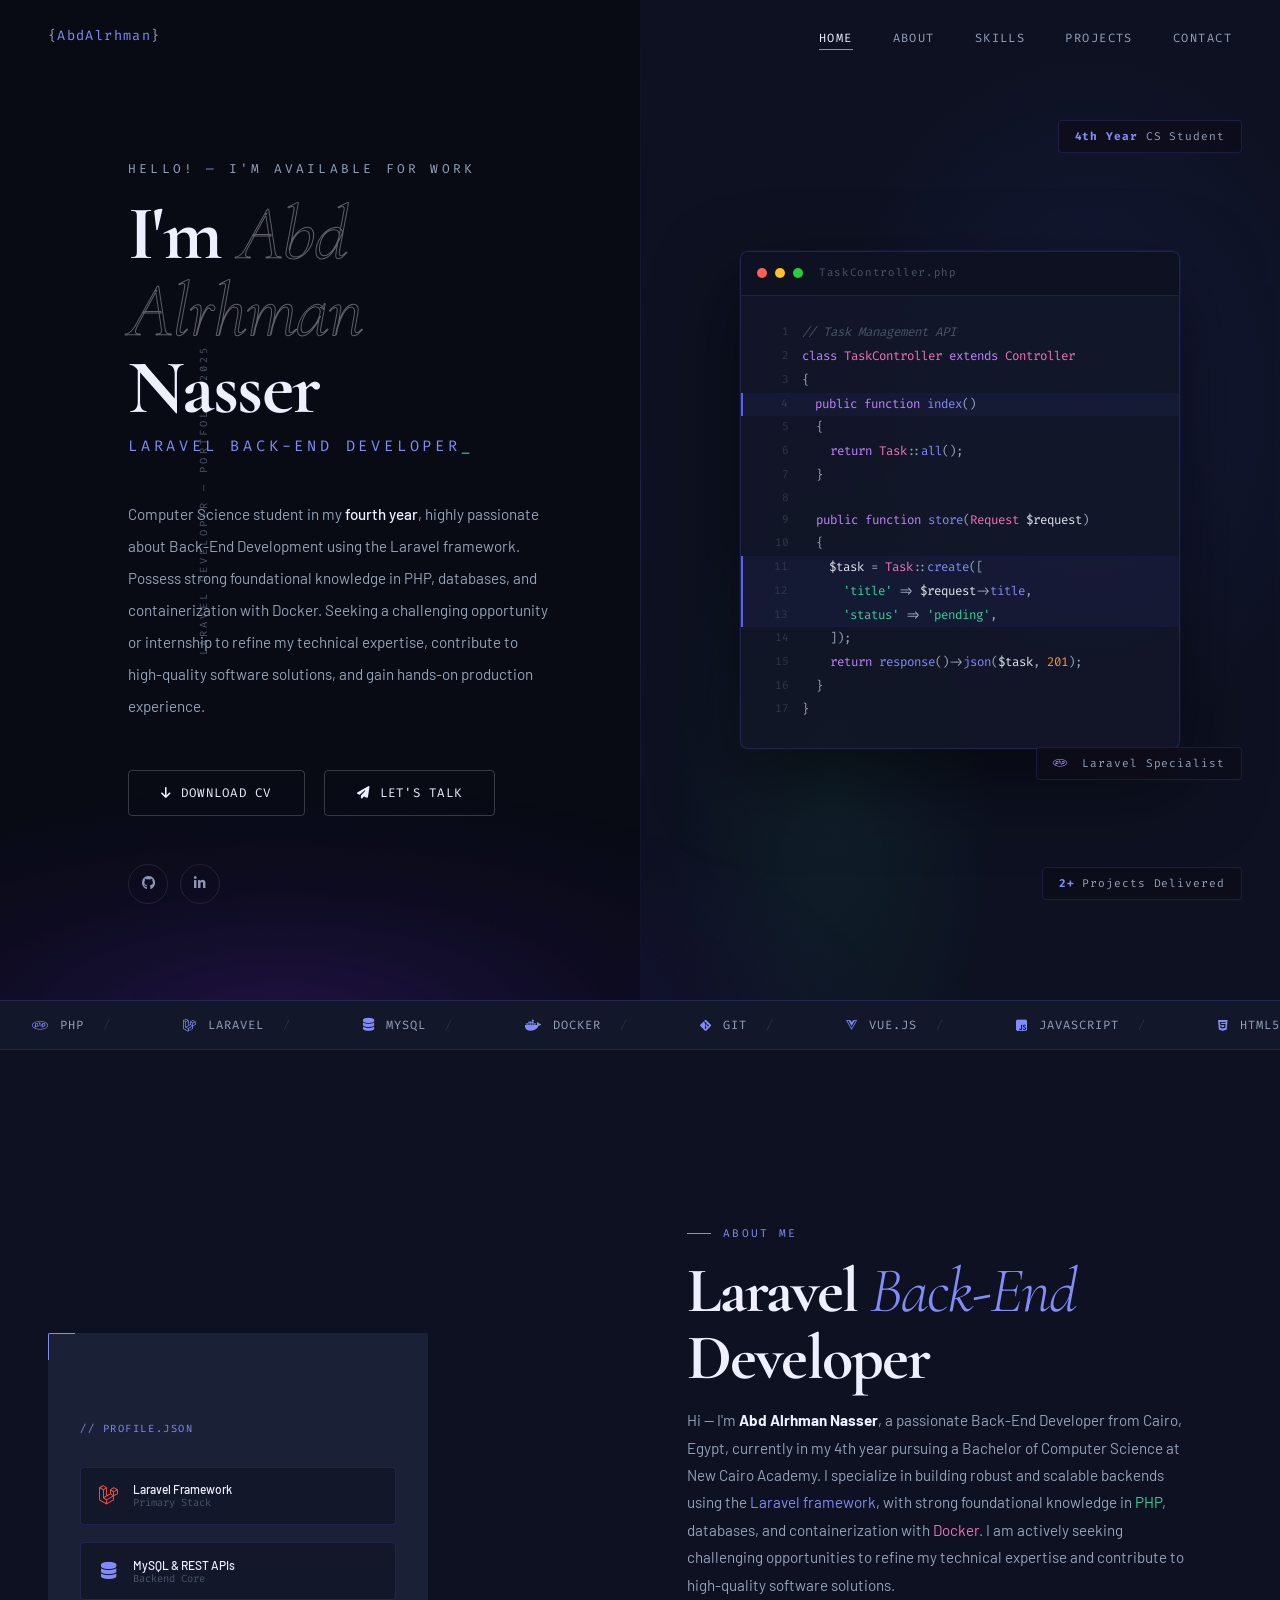
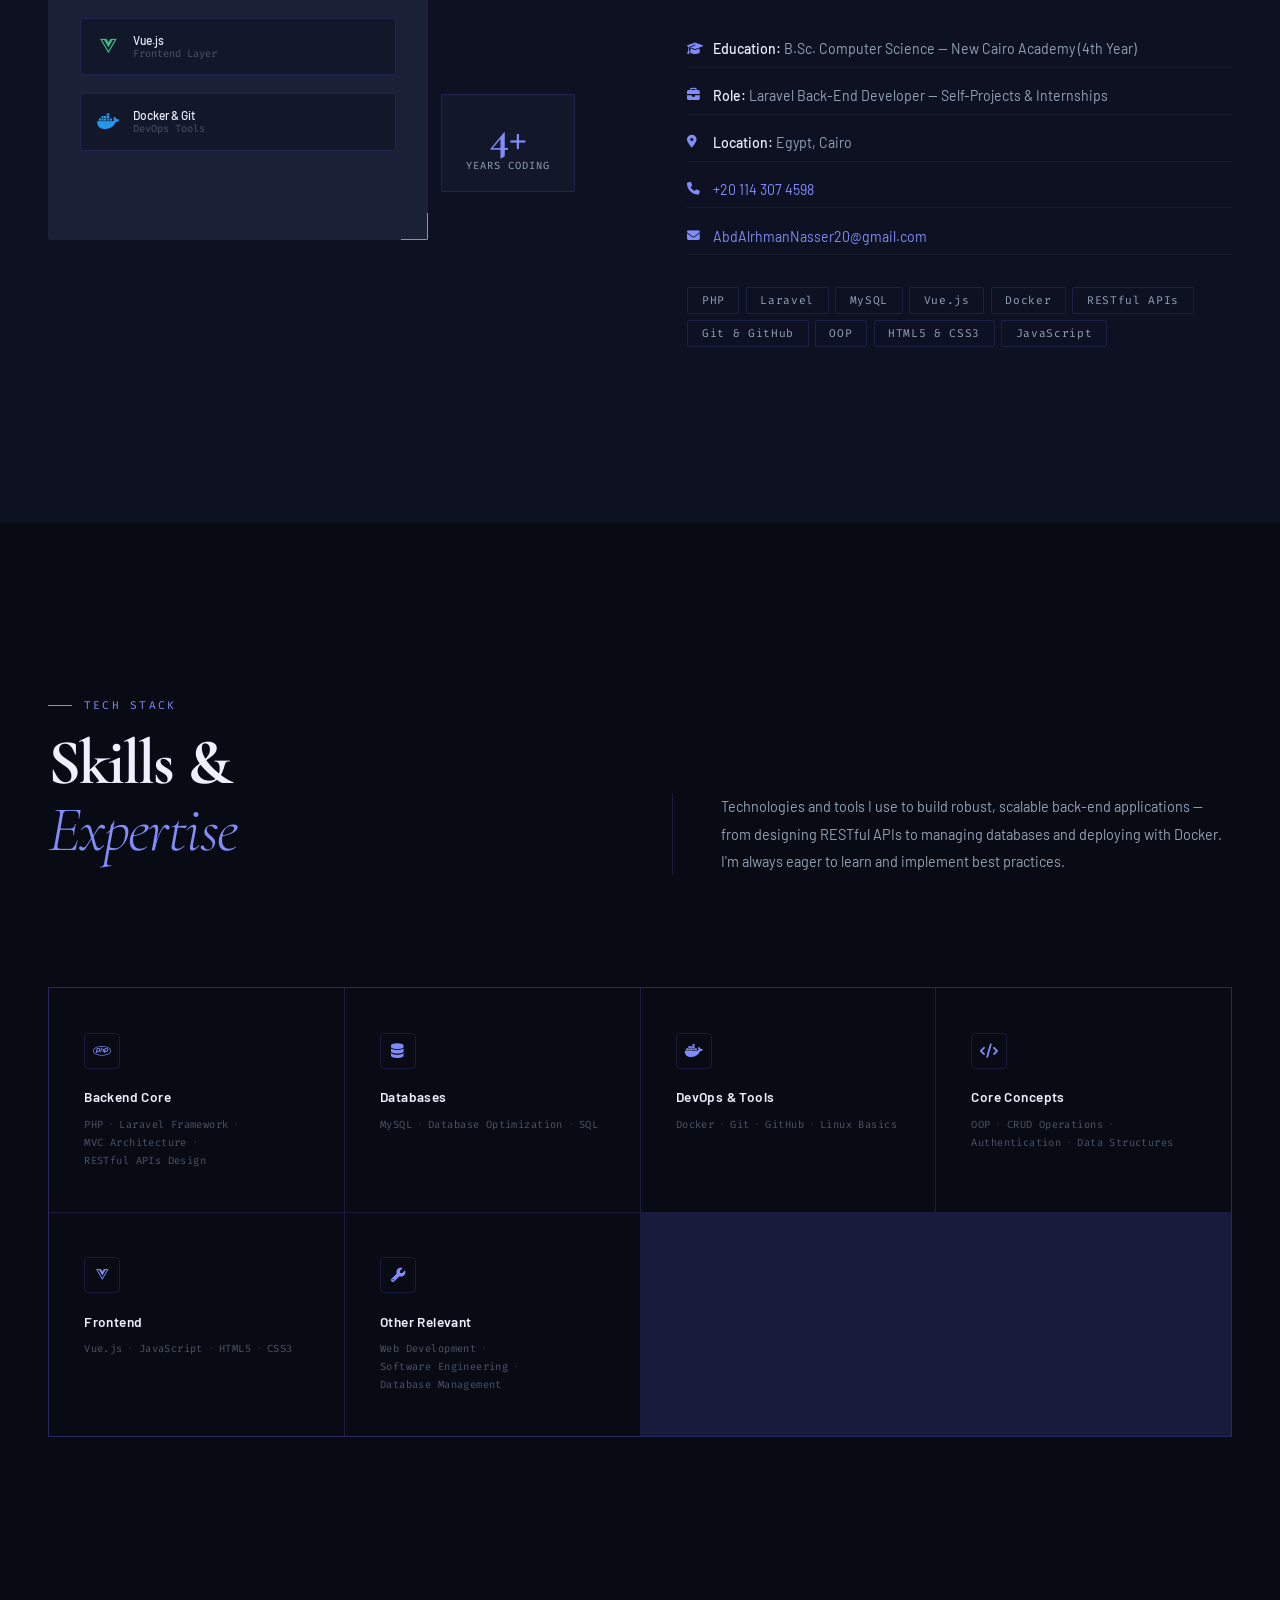
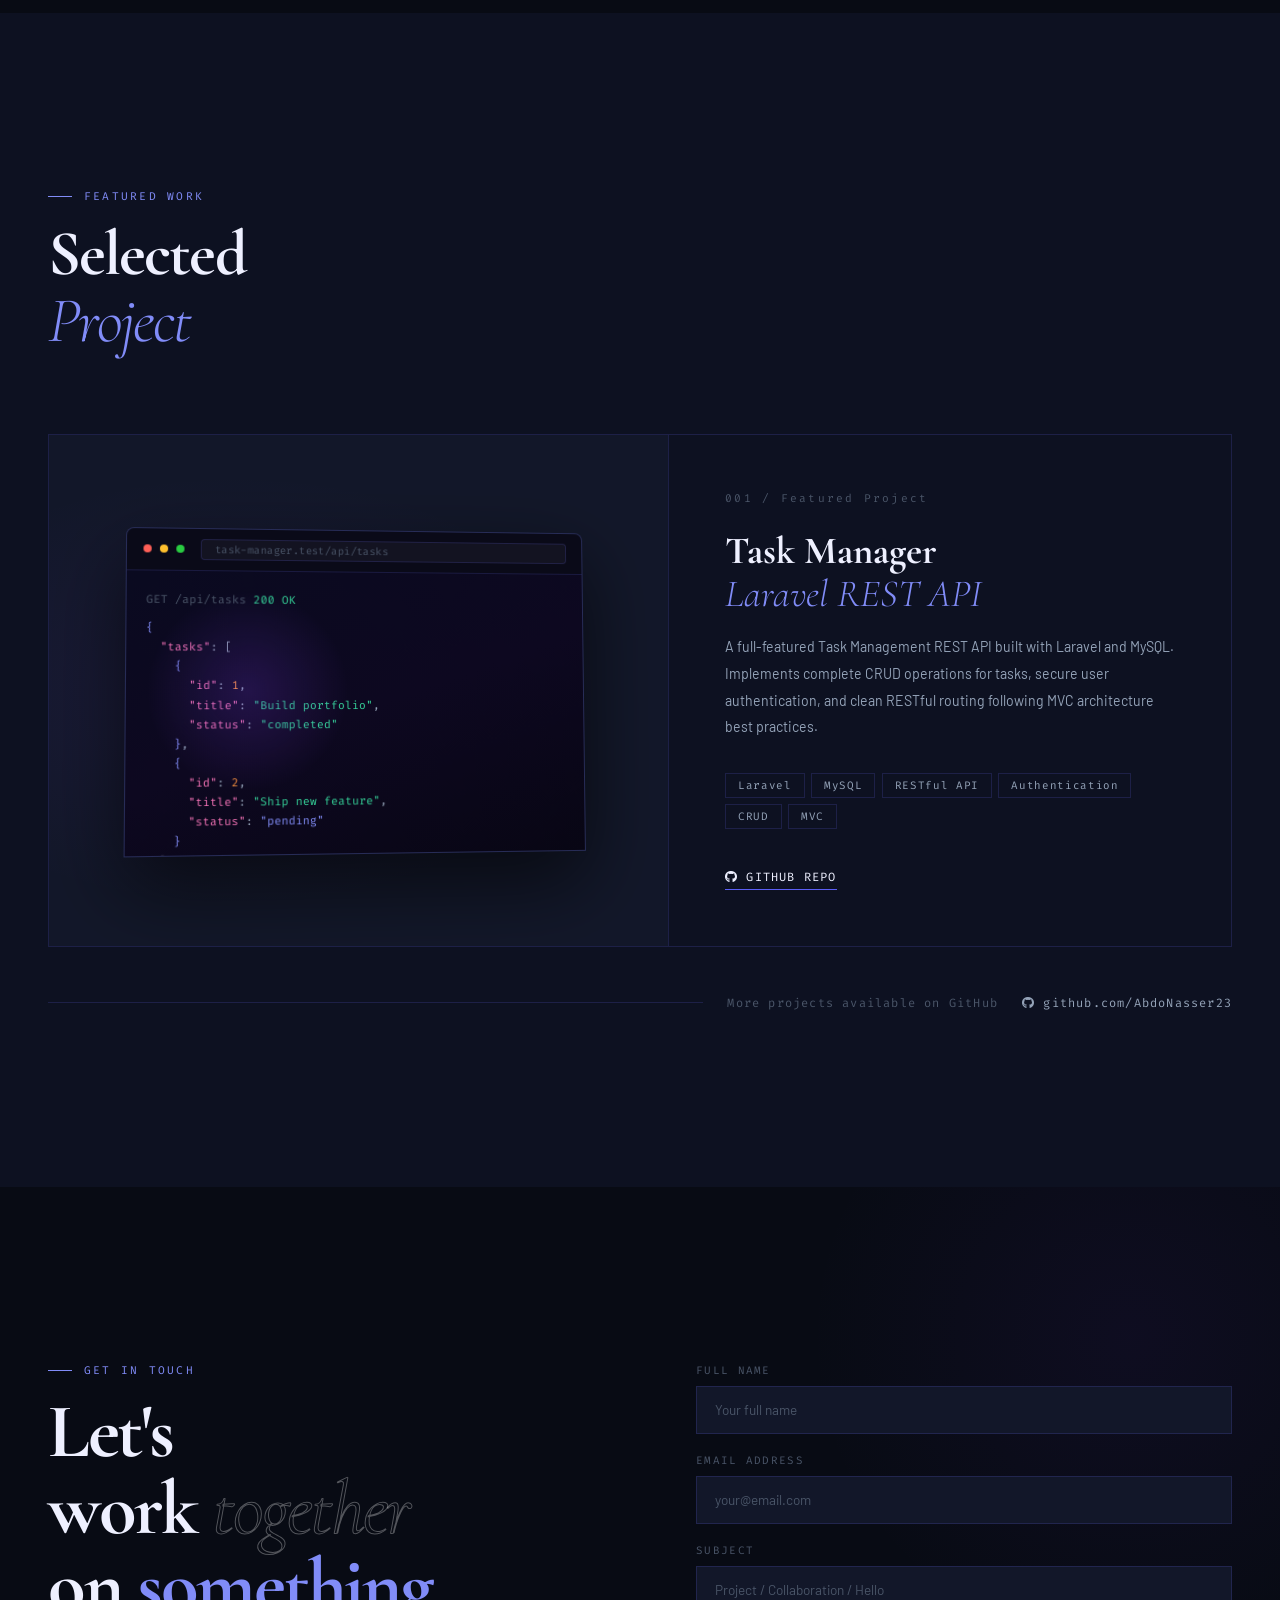
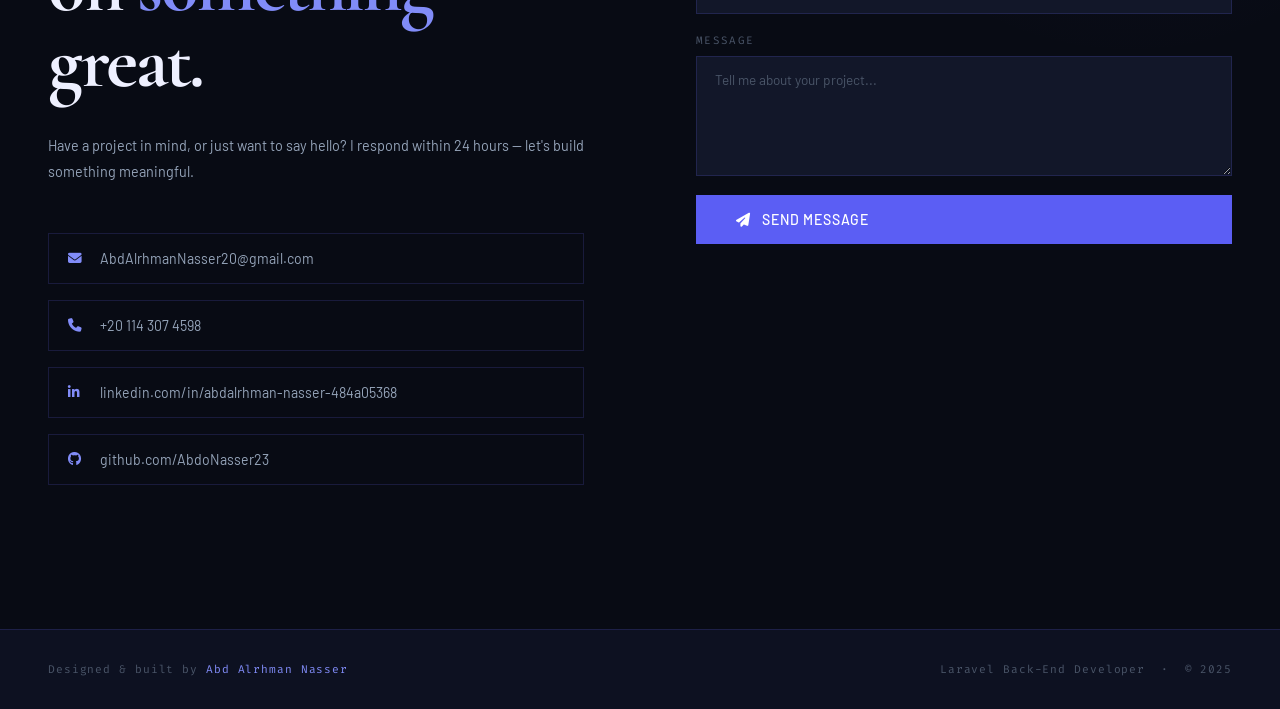
<file: index.html>
<html lang="en">
  <head>
    <meta charset="UTF-8" />
    <meta name="viewport" content="width=device-width, initial-scale=1.0" />
    <title>Abd Alrhman Nasser — Laravel Back-End Developer</title>
    <meta
      name="description"
      content="Laravel Back-End Developer | Computer Science Student | Cairo, Egypt"
    />
    <link rel="preconnect" href="https://fonts.googleapis.com" />
    <link
      href="https://fonts.googleapis.com/css2?family=Cormorant+Garamond:ital,wght@0,300;0,400;0,600;0,700;1,300;1,400&amp;family=Barlow:wght@300;400;500;600;700&amp;family=Fira+Code:wght@300;400;500&amp;display=swap"
      rel="stylesheet"
    />
    <link
      rel="stylesheet"
      href="https://cdnjs.cloudflare.com/ajax/libs/font-awesome/6.5.0/css/all.min.css"
    />
    <link rel="stylesheet" href="style.css" />
  </head>

  <body>
    <main id="portfolio-content">
      <div class="cur" id="cur-dot">
        <div class="cur-dot"></div>
      </div>
      <div class="cur" id="cur-ring">
        <div class="cur-ring" id="ring"></div>
      </div>

      <div id="progress"></div>

      <nav id="navbar">
        <div class="nav-inner">
          <a href="#home" class="nav-logo">{<span>AbdAlrhman</span>}</a>
          <ul class="nav-links">
            <li><a href="#home" class="active">Home</a></li>
            <li><a href="#about">About</a></li>
            <li><a href="#skills">Skills</a></li>
            <li><a href="#projects">Projects</a></li>
            <li><a href="#contact">Contact</a></li>
          </ul>
          <div class="ham" id="ham">
            <span></span><span></span><span></span>
          </div>
        </div>
        <div class="mobile-nav" id="mobileNav" style="display: none">
          <a href="#home">Home</a>
          <a href="#about">About</a>
          <a href="#skills">Skills</a>
          <a href="#projects">Projects</a>
          <a href="#contact">Contact</a>
        </div>
      </nav>

      <section id="home">
        <div class="hero-label">Laravel Developer — Portfolio 2025</div>
        <div class="hero-arc"></div>

        <div class="hero-left">
          <p class="hero-greeting">
            hello! <span>—</span> I'm available for work
          </p>
          <h1 class="hero-name">I'm <em>Abd Alrhman</em><br />Nasser</h1>
          <div class="hero-role">
            <span id="typed"></span><span class="cursor-blink">_</span>
          </div>
          <p class="hero-desc">
            Computer Science student in my <strong>fourth year</strong>, highly
            passionate about Back-End Development using the Laravel framework.
            Possess strong foundational knowledge in PHP, databases, and
            containerization with Docker. Seeking a challenging opportunity or
            internship to refine my technical expertise, contribute to
            high-quality software solutions, and gain hands-on production
            experience.
          </p>
          <div class="hero-actions">
            <a
              href="[data-uri]"
              download=""
              class="btn-cv"
            >
              <i class="fas fa-arrow-down"></i> Download CV
            </a>
            <a href="#contact" class="btn-cv">
              <i class="fas fa-paper-plane"></i> Let's Talk
            </a>
          </div>
          <div class="hero-socials">
            <a
              href="https://github.com/AbdoNasser23"
              target="_blank"
              class="social-ic"
              aria-label="GitHub"
            >
              <i class="fab fa-github"></i>
            </a>
            <a
              href="https://www.linkedin.com/in/ِabdalrhman-nasser-484a05368?utm_source=share_via&utm_content=profile&utm_medium=member_android"
              target="_blank"
              class="social-ic"
              aria-label="LinkedIn"
            >
              <i class="fab fa-linkedin-in"></i>
            </a>
          </div>
        </div>

        <div class="hero-right">
          <div class="code-visual">
            <div class="code-window">
              <div class="code-titlebar">
                <div class="code-dot"></div>
                <div class="code-dot"></div>
                <div class="code-dot"></div>
                <span class="code-filename">TaskController.php</span>
              </div>
              <div class="code-body">
                <div class="code-line">
                  <span class="ln">1</span
                  ><span><span class="cm">// Task Management API</span></span>
                </div>
                <div class="code-line">
                  <span class="ln">2</span
                  ><span
                    ><span class="kw">class </span
                    ><span class="cls">TaskController </span
                    ><span class="kw">extends </span
                    ><span class="cls">Controller</span></span
                  >
                </div>
                <div class="code-line">
                  <span class="ln">3</span
                  ><span><span class="op">{</span></span>
                </div>
                <div class="code-line code-glow-line">
                  <span class="ln">4</span
                  ><span
                    >&nbsp;&nbsp;<span class="kw">public function </span
                    ><span class="fn">index</span
                    ><span class="op">()</span></span
                  >
                </div>
                <div class="code-line">
                  <span class="ln">5</span
                  ><span>&nbsp;&nbsp;<span class="op">{</span></span>
                </div>
                <div class="code-line">
                  <span class="ln">6</span
                  ><span
                    >&nbsp;&nbsp;&nbsp;&nbsp;<span class="kw">return </span
                    ><span class="cls">Task</span><span class="op">::</span
                    ><span class="fn">all</span
                    ><span class="op">();</span></span
                  >
                </div>
                <div class="code-line">
                  <span class="ln">7</span
                  ><span>&nbsp;&nbsp;<span class="op">}</span></span>
                </div>
                <div class="code-line">
                  <span class="ln">8</span><span></span>
                </div>
                <div class="code-line">
                  <span class="ln">9</span
                  ><span
                    >&nbsp;&nbsp;<span class="kw">public function </span
                    ><span class="fn">store</span><span class="op">(</span
                    ><span class="cls">Request </span
                    ><span class="var">$request</span
                    ><span class="op">)</span></span
                  >
                </div>
                <div class="code-line">
                  <span class="ln">10</span
                  ><span>&nbsp;&nbsp;<span class="op">{</span></span>
                </div>
                <div class="code-line code-glow-line">
                  <span class="ln">11</span
                  ><span
                    >&nbsp;&nbsp;&nbsp;&nbsp;<span class="var">$task</span
                    ><span class="op"> = </span><span class="cls">Task</span
                    ><span class="op">::</span><span class="fn">create</span
                    ><span class="op">([</span></span
                  >
                </div>
                <div class="code-line code-glow-line">
                  <span class="ln">12</span
                  ><span
                    >&nbsp;&nbsp;&nbsp;&nbsp;&nbsp;&nbsp;<span class="str"
                      >'title'</span
                    >
                    <span class="op">=></span> <span class="var">$request</span
                    ><span class="op">-></span><span class="fn">title</span
                    ><span class="op">,</span></span
                  >
                </div>
                <div class="code-line code-glow-line">
                  <span class="ln">13</span
                  ><span
                    >&nbsp;&nbsp;&nbsp;&nbsp;&nbsp;&nbsp;<span class="str"
                      >'status'</span
                    >
                    <span class="op">=></span> <span class="str">'pending'</span
                    ><span class="op">,</span></span
                  >
                </div>
                <div class="code-line">
                  <span class="ln">14</span
                  ><span
                    >&nbsp;&nbsp;&nbsp;&nbsp;<span class="op">]);</span></span
                  >
                </div>
                <div class="code-line">
                  <span class="ln">15</span
                  ><span
                    >&nbsp;&nbsp;&nbsp;&nbsp;<span class="kw">return </span
                    ><span class="fn">response</span><span class="op">()-></span
                    ><span class="fn">json</span><span class="op">(</span
                    ><span class="var">$task</span><span class="op">, </span
                    ><span class="num">201</span
                    ><span class="op">);</span></span
                  >
                </div>
                <div class="code-line">
                  <span class="ln">16</span
                  ><span>&nbsp;&nbsp;<span class="op">}</span></span>
                </div>
                <div class="code-line">
                  <span class="ln">17</span
                  ><span><span class="op">}</span></span>
                </div>
              </div>
            </div>
          </div>

          <div class="hero-chip chip1">
            <strong>2+</strong> Projects Delivered
          </div>
          <div class="hero-chip chip2">
            <i
              class="fab fa-php"
              style="color: #a78bfa; margin-right: 0.4rem"
            ></i>
            Laravel Specialist
          </div>
          <div class="hero-chip chip3">
            <strong>4th Year</strong> CS Student
          </div>
        </div>
      </section>

      <div class="ticker-wrap">
        <div class="ticker-track">
          <span class="ticker-item"
            ><i class="fab fa-php"></i>PHP<span class="ticker-sep"
              >&nbsp;/&nbsp;</span
            ></span
          >
          <span class="ticker-item"
            ><i class="fab fa-laravel"></i>Laravel<span class="ticker-sep"
              >&nbsp;/&nbsp;</span
            ></span
          >
          <span class="ticker-item"
            ><i class="fas fa-database"></i>MySQL<span class="ticker-sep"
              >&nbsp;/&nbsp;</span
            ></span
          >
          <span class="ticker-item"
            ><i class="fab fa-docker"></i>Docker<span class="ticker-sep"
              >&nbsp;/&nbsp;</span
            ></span
          >
          <span class="ticker-item"
            ><i class="fab fa-git-alt"></i>Git<span class="ticker-sep"
              >&nbsp;/&nbsp;</span
            ></span
          >
          <span class="ticker-item"
            ><i class="fab fa-vuejs"></i>Vue.js<span class="ticker-sep"
              >&nbsp;/&nbsp;</span
            ></span
          >
          <span class="ticker-item"
            ><i class="fab fa-js-square"></i>JavaScript<span class="ticker-sep"
              >&nbsp;/&nbsp;</span
            ></span
          >
          <span class="ticker-item"
            ><i class="fab fa-html5"></i>HTML5<span class="ticker-sep"
              >&nbsp;/&nbsp;</span
            ></span
          >
          <span class="ticker-item"
            ><i class="fab fa-css3-alt"></i>CSS3<span class="ticker-sep"
              >&nbsp;/&nbsp;</span
            ></span
          >
          <span class="ticker-item"
            ><i class="fas fa-cogs"></i>OOP<span class="ticker-sep"
              >&nbsp;/&nbsp;</span
            ></span
          >
          <span class="ticker-item"
            ><i class="fas fa-network-wired"></i>RESTful APIs<span
              class="ticker-sep"
              >&nbsp;/&nbsp;</span
            ></span
          >
          <span class="ticker-item"
            ><i class="fab fa-php"></i>PHP<span class="ticker-sep"
              >&nbsp;/&nbsp;</span
            ></span
          >
          <span class="ticker-item"
            ><i class="fab fa-laravel"></i>Laravel<span class="ticker-sep"
              >&nbsp;/&nbsp;</span
            ></span
          >
          <span class="ticker-item"
            ><i class="fas fa-database"></i>MySQL<span class="ticker-sep"
              >&nbsp;/&nbsp;</span
            ></span
          >
          <span class="ticker-item"
            ><i class="fab fa-docker"></i>Docker<span class="ticker-sep"
              >&nbsp;/&nbsp;</span
            ></span
          >
          <span class="ticker-item"
            ><i class="fab fa-git-alt"></i>Git<span class="ticker-sep"
              >&nbsp;/&nbsp;</span
            ></span
          >
          <span class="ticker-item"
            ><i class="fab fa-vuejs"></i>Vue.js<span class="ticker-sep"
              >&nbsp;/&nbsp;</span
            ></span
          >
          <span class="ticker-item"
            ><i class="fab fa-js-square"></i>JavaScript<span class="ticker-sep"
              >&nbsp;/&nbsp;</span
            ></span
          >
          <span class="ticker-item"
            ><i class="fab fa-html5"></i>HTML5<span class="ticker-sep"
              >&nbsp;/&nbsp;</span
            ></span
          >
          <span class="ticker-item"
            ><i class="fab fa-css3-alt"></i>CSS3<span class="ticker-sep"
              >&nbsp;/&nbsp;</span
            ></span
          >
          <span class="ticker-item"
            ><i class="fas fa-cogs"></i>OOP<span class="ticker-sep"
              >&nbsp;/&nbsp;</span
            ></span
          >
          <span class="ticker-item"
            ><i class="fas fa-network-wired"></i>RESTful APIs<span
              class="ticker-sep"
              >&nbsp;/&nbsp;</span
            ></span
          >
        </div>
      </div>

      <section id="about">
        <div class="wrap">
          <div class="about-layout">
            <div class="about-visual reveal-left">
              <div
                class="about-card-visual"
                style="
                  background: var(--surface2);
                  display: flex;
                  flex-direction: column;
                  justify-content: center;
                  padding: 2.5rem 2rem;
                  gap: 1.5rem;
                "
              >
                <div
                  style="
                    font-family: var(--font-mono);
                    font-size: 0.65rem;
                    letter-spacing: 0.15em;
                    color: var(--violet2);
                    text-transform: uppercase;
                    margin-bottom: 0.5rem;
                  "
                >
                  // profile.json
                </div>
                <div style="display: flex; flex-direction: column; gap: 1.1rem">
                  <div
                    style="
                      display: flex;
                      align-items: center;
                      gap: 0.9rem;
                      padding: 0.9rem 1rem;
                      background: var(--surface);
                      border: 1px solid var(--border);
                      border-radius: 4px;
                    "
                  >
                    <i
                      class="fab fa-laravel"
                      style="
                        color: #f05340;
                        font-size: 1.2rem;
                        width: 22px;
                        text-align: center;
                      "
                    ></i>
                    <div>
                      <div
                        style="
                          font-size: 0.75rem;
                          color: var(--white);
                          font-weight: 500;
                        "
                      >
                        Laravel Framework
                      </div>
                      <div
                        style="
                          font-size: 0.65rem;
                          color: var(--gray2);
                          font-family: var(--font-mono);
                        "
                      >
                        Primary Stack
                      </div>
                    </div>
                  </div>
                  <div
                    style="
                      display: flex;
                      align-items: center;
                      gap: 0.9rem;
                      padding: 0.9rem 1rem;
                      background: var(--surface);
                      border: 1px solid var(--border);
                      border-radius: 4px;
                    "
                  >
                    <i
                      class="fas fa-database"
                      style="
                        color: var(--violet2);
                        font-size: 1.1rem;
                        width: 22px;
                        text-align: center;
                      "
                    ></i>
                    <div>
                      <div
                        style="
                          font-size: 0.75rem;
                          color: var(--white);
                          font-weight: 500;
                        "
                      >
                        MySQL & REST APIs
                      </div>
                      <div
                        style="
                          font-size: 0.65rem;
                          color: var(--gray2);
                          font-family: var(--font-mono);
                        "
                      >
                        Backend Core
                      </div>
                    </div>
                  </div>
                  <div
                    style="
                      display: flex;
                      align-items: center;
                      gap: 0.9rem;
                      padding: 0.9rem 1rem;
                      background: var(--surface);
                      border: 1px solid var(--border);
                      border-radius: 4px;
                    "
                  >
                    <i
                      class="fab fa-vuejs"
                      style="
                        color: #42b883;
                        font-size: 1.2rem;
                        width: 22px;
                        text-align: center;
                      "
                    ></i>
                    <div>
                      <div
                        style="
                          font-size: 0.75rem;
                          color: var(--white);
                          font-weight: 500;
                        "
                      >
                        Vue.js
                      </div>
                      <div
                        style="
                          font-size: 0.65rem;
                          color: var(--gray2);
                          font-family: var(--font-mono);
                        "
                      >
                        Frontend Layer
                      </div>
                    </div>
                  </div>
                  <div
                    style="
                      display: flex;
                      align-items: center;
                      gap: 0.9rem;
                      padding: 0.9rem 1rem;
                      background: var(--surface);
                      border: 1px solid var(--border);
                      border-radius: 4px;
                    "
                  >
                    <i
                      class="fab fa-docker"
                      style="
                        color: #2496ed;
                        font-size: 1.1rem;
                        width: 22px;
                        text-align: center;
                      "
                    ></i>
                    <div>
                      <div
                        style="
                          font-size: 0.75rem;
                          color: var(--white);
                          font-weight: 500;
                        "
                      >
                        Docker & Git
                      </div>
                      <div
                        style="
                          font-size: 0.65rem;
                          color: var(--gray2);
                          font-family: var(--font-mono);
                        "
                      >
                        DevOps Tools
                      </div>
                    </div>
                  </div>
                </div>
              </div>
              <div class="about-num-badge">
                <span class="num">4+</span>
                <span class="lbl">Years Coding</span>
              </div>
            </div>

            <div class="reveal-right">
              <div class="s-tag">About Me</div>
              <h2 class="s-title">Laravel <em>Back-End</em><br />Developer</h2>
              <p class="s-sub" style="margin-top: 1rem">
                Hi — I'm
                <strong style="color: var(--white)">Abd Alrhman Nasser</strong>,
                a passionate Back-End Developer from Cairo, Egypt, currently in
                my 4th year pursuing a Bachelor of Computer Science at New Cairo
                Academy. I specialize in building robust and scalable backends
                using the
                <span style="color: var(--violet2)">Laravel framework</span>,
                with strong foundational knowledge in
                <span style="color: var(--cyan)">PHP</span>, databases, and
                containerization with
                <span style="color: var(--pink)">Docker</span>. I am actively
                seeking challenging opportunities to refine my technical
                expertise and contribute to high-quality software solutions.
              </p>

              <div class="info-rows">
                <div class="info-row">
                  <i class="fas fa-graduation-cap"></i>
                  <span
                    ><strong>Education:</strong> B.Sc. Computer Science — New
                    Cairo Academy (4th Year)</span
                  >
                </div>
                <div class="info-row">
                  <i class="fas fa-briefcase"></i>
                  <span
                    ><strong>Role:</strong> Laravel Back-End Developer —
                    Self-Projects &amp; Internships</span
                  >
                </div>
                <div class="info-row">
                  <i class="fas fa-map-marker-alt"></i>
                  <span><strong>Location:</strong> Egypt, Cairo</span>
                </div>
                <div class="info-row">
                  <i class="fas fa-phone"></i>
                  <a href="tel:+201143074598">+20 114 307 4598</a>
                </div>
                <div class="info-row">
                  <i class="fas fa-envelope"></i>
                  <a href="mailto:AbdAlrhmanNasser20@gmail.com"
                    >AbdAlrhmanNasser20@gmail.com</a
                  >
                </div>
              </div>

              <div class="about-pills" style="margin-top: 2rem">
                <span class="pill">PHP</span>
                <span class="pill">Laravel</span>
                <span class="pill">MySQL</span>
                <span class="pill">Vue.js</span>
                <span class="pill">Docker</span>
                <span class="pill">RESTful APIs</span>
                <span class="pill">Git &amp; GitHub</span>
                <span class="pill">OOP</span>
                <span class="pill">HTML5 &amp; CSS3</span>
                <span class="pill">JavaScript</span>
              </div>
            </div>
          </div>
        </div>
      </section>

      <section id="skills">
        <div class="wrap">
          <div class="skills-head">
            <div class="reveal">
              <div class="s-tag">Tech Stack</div>
              <h2 class="s-title">Skills &amp;<br /><em>Expertise</em></h2>
            </div>
            <div class="skills-head-right reveal">
              Technologies and tools I use to build robust, scalable back-end
              applications — from designing RESTful APIs to managing databases
              and deploying with Docker. I'm always eager to learn and implement
              best practices.
            </div>
          </div>

          <div class="skill-grid reveal">
            <div class="skill-block">
              <div class="skill-block-icon"><i class="fab fa-php"></i></div>
              <h4>Backend Core</h4>
              <div class="skill-tags-mini">
                <span class="st">PHP</span
                ><span class="st">Laravel Framework</span>
                <span class="st">MVC Architecture</span
                ><span class="st">RESTful APIs Design</span>
              </div>
            </div>
            <div class="skill-block">
              <div class="skill-block-icon">
                <i class="fas fa-database"></i>
              </div>
              <h4>Databases</h4>
              <div class="skill-tags-mini">
                <span class="st">MySQL</span
                ><span class="st">Database Optimization</span>
                <span class="st">SQL</span>
              </div>
            </div>
            <div class="skill-block">
              <div class="skill-block-icon"><i class="fab fa-docker"></i></div>
              <h4>DevOps &amp; Tools</h4>
              <div class="skill-tags-mini">
                <span class="st">Docker</span><span class="st">Git</span>
                <span class="st">GitHub</span
                ><span class="st">Linux Basics</span>
              </div>
            </div>
            <div class="skill-block">
              <div class="skill-block-icon"><i class="fas fa-code"></i></div>
              <h4>Core Concepts</h4>
              <div class="skill-tags-mini">
                <span class="st">OOP</span
                ><span class="st">CRUD Operations</span>
                <span class="st">Authentication</span
                ><span class="st">Data Structures</span>
              </div>
            </div>
            <div class="skill-block">
              <div class="skill-block-icon"><i class="fab fa-vuejs"></i></div>
              <h4>Frontend</h4>
              <div class="skill-tags-mini">
                <span class="st">Vue.js</span><span class="st">JavaScript</span>
                <span class="st">HTML5</span><span class="st">CSS3</span>
              </div>
            </div>
            <div class="skill-block">
              <div class="skill-block-icon"><i class="fas fa-wrench"></i></div>
              <h4>Other Relevant</h4>
              <div class="skill-tags-mini">
                <span class="st">Web Development</span
                ><span class="st">Software Engineering</span>
                <span class="st">Database Management</span>
              </div>
            </div>
          </div>
        </div>
      </section>

      <section id="projects">
        <div class="wrap">
          <div class="reveal">
            <div class="s-tag">Featured Work</div>
            <h2 class="s-title">Selected<br /><em>Project</em></h2>
          </div>

          <div class="project-featured reveal">
            <div class="project-screen">
              <div class="project-glow"></div>
              <div class="browser-frame">
                <div class="browser-bar">
                  <div class="b-dot"></div>
                  <div class="b-dot"></div>
                  <div class="b-dot"></div>
                  <div class="b-url">task-manager.test/api/tasks</div>
                </div>
                <div
                  class="browser-content"
                  style="
                    padding: 1.2rem;
                    font-family: &quot;Fira Code&quot;, monospace;
                    font-size: 0.7rem;
                    line-height: 1.7;
                    color: #94a3b8;
                    text-align: left;
                    display: block;
                    overflow: hidden;
                  "
                >
                  <div style="color: #4a5568; margin-bottom: 0.6rem">
                    GET /api/tasks <span style="color: #34d399">200 OK</span>
                  </div>
                  <div><span style="color: #818cf8">{</span></div>
                  <div>
                    &nbsp;&nbsp;<span style="color: #f472b6">"tasks"</span
                    ><span style="color: #94a3b8">: [</span>
                  </div>
                  <div>
                    &nbsp;&nbsp;&nbsp;&nbsp;<span style="color: #818cf8"
                      >{</span
                    >
                  </div>
                  <div>
                    &nbsp;&nbsp;&nbsp;&nbsp;&nbsp;&nbsp;<span
                      style="color: #f472b6"
                      >"id"</span
                    ><span style="color: #94a3b8">: </span
                    ><span style="color: #fb923c">1</span
                    ><span style="color: #94a3b8">,</span>
                  </div>
                  <div>
                    &nbsp;&nbsp;&nbsp;&nbsp;&nbsp;&nbsp;<span
                      style="color: #f472b6"
                      >"title"</span
                    ><span style="color: #94a3b8">: </span
                    ><span style="color: #34d399">"Build portfolio"</span
                    ><span style="color: #94a3b8">,</span>
                  </div>
                  <div>
                    &nbsp;&nbsp;&nbsp;&nbsp;&nbsp;&nbsp;<span
                      style="color: #f472b6"
                      >"status"</span
                    ><span style="color: #94a3b8">: </span
                    ><span style="color: #34d399">"completed"</span>
                  </div>
                  <div>
                    &nbsp;&nbsp;&nbsp;&nbsp;<span style="color: #818cf8">}</span
                    ><span style="color: #94a3b8">,</span>
                  </div>
                  <div>
                    &nbsp;&nbsp;&nbsp;&nbsp;<span style="color: #818cf8"
                      >{</span
                    >
                  </div>
                  <div>
                    &nbsp;&nbsp;&nbsp;&nbsp;&nbsp;&nbsp;<span
                      style="color: #f472b6"
                      >"id"</span
                    ><span style="color: #94a3b8">: </span
                    ><span style="color: #fb923c">2</span
                    ><span style="color: #94a3b8">,</span>
                  </div>
                  <div>
                    &nbsp;&nbsp;&nbsp;&nbsp;&nbsp;&nbsp;<span
                      style="color: #f472b6"
                      >"title"</span
                    ><span style="color: #94a3b8">: </span
                    ><span style="color: #34d399">"Ship new feature"</span
                    ><span style="color: #94a3b8">,</span>
                  </div>
                  <div>
                    &nbsp;&nbsp;&nbsp;&nbsp;&nbsp;&nbsp;<span
                      style="color: #f472b6"
                      >"status"</span
                    ><span style="color: #94a3b8">: </span
                    ><span style="color: #818cf8">"pending"</span>
                  </div>
                  <div>
                    &nbsp;&nbsp;&nbsp;&nbsp;<span style="color: #818cf8"
                      >}</span
                    >
                  </div>
                  <div>&nbsp;&nbsp;<span style="color: #94a3b8">]</span></div>
                  <div><span style="color: #818cf8">}</span></div>
                </div>
              </div>
            </div>

            <div class="project-info">
              <div class="project-num">001 / Featured Project</div>
              <h3 class="project-title">
                Task Manager<br /><em>Laravel REST API</em>
              </h3>
              <p class="project-desc">
                A full-featured Task Management REST API built with Laravel and
                MySQL. Implements complete CRUD operations for tasks, secure
                user authentication, and clean RESTful routing following MVC
                architecture best practices.
              </p>
              <div class="project-chips">
                <span class="pchip">Laravel</span>
                <span class="pchip">MySQL</span>
                <span class="pchip">RESTful API</span>
                <span class="pchip">Authentication</span>
                <span class="pchip">CRUD</span>
                <span class="pchip">MVC</span>
              </div>
              <div class="project-links-row">
                <a
                  href="https://github.com/AbdoNasser23/Task"
                  target="_blank"
                  class="p-link p-link-primary"
                >
                  <i class="fab fa-github"></i> GitHub Repo
                </a>
              </div>
            </div>
          </div>

          <div class="more-projects-note">
            <span>More projects available on GitHub</span>
            <a href="https://github.com/AbdoNasser23" target="_blank">
              <i class="fab fa-github"></i> github.com/AbdoNasser23
            </a>
          </div>
        </div>
      </section>

      <section id="contact">
        <div class="wrap">
          <div class="contact-layout">
            <div class="reveal-left">
              <div class="s-tag">Get In Touch</div>
              <div class="contact-big-text">
                Let's<br />work <em>together</em><br />on
                <span class="hl">something</span><br />great.
              </div>
              <p class="contact-note">
                Have a project in mind, or just want to say hello? I respond
                within 24 hours — let's build something meaningful.
              </p>
              <div class="contact-links">
                <a href="mailto:AbdAlrhmanNasser20@gmail.com" class="c-link">
                  <i class="fas fa-envelope"></i>
                  <span>AbdAlrhmanNasser20@gmail.com</span>
                </a>
                <a href="tel:+201143074598" class="c-link">
                  <i class="fas fa-phone"></i>
                  <span>+20 114 307 4598</span>
                </a>
                <a
                  href="https://www.linkedin.com/in/ِabdalrhman-nasser-484a05368?utm_source=share_via&utm_content=profile&utm_medium=member_android"
                  target="_blank"
                  class="c-link"
                >
                  <i class="fab fa-linkedin-in"></i>
                  <span>linkedin.com/in/abdalrhman-nasser-484a05368</span>
                </a>
                <a
                  href="https://github.com/AbdoNasser23"
                  target="_blank"
                  class="c-link"
                >
                  <i class="fab fa-github"></i>
                  <span>github.com/AbdoNasser23</span>
                </a>
              </div>
            </div>

            <div class="reveal-right">
              <form class="contact-form" action="" method="POST">
                <div class="form-field">
                  <label>Full Name</label>
                  <input type="text" name="name" placeholder="Your full name" />
                </div>
                <div class="form-field">
                  <label>Email Address</label>
                  <input
                    type="email"
                    name="email"
                    placeholder="your@email.com"
                  />
                </div>
                <div class="form-field">
                  <label>Subject</label>
                  <input
                    type="text"
                    name="subject"
                    placeholder="Project / Collaboration / Hello"
                  />
                </div>
                <div class="form-field">
                  <label>Message</label>
                  <textarea
                    name="message"
                    placeholder="Tell me about your project..."
                  ></textarea>
                </div>
                <button type="submit" class="btn-submit">
                  <i class="fas fa-paper-plane"></i> Send Message
                </button>
              </form>
            </div>
          </div>
        </div>
      </section>
    </main>
    <footer>
      <p>Designed &amp; built by <span>Abd Alrhman Nasser</span></p>
      <p>Laravel Back-End Developer &nbsp;·&nbsp; © 2025</p>
    </footer>
    <a href="#home" id="btt" aria-label="Back to top"
      ><i class="fas fa-arrow-up"></i
    ></a>

    <script src="main.js"></script>
  </body>
</html>
</file>
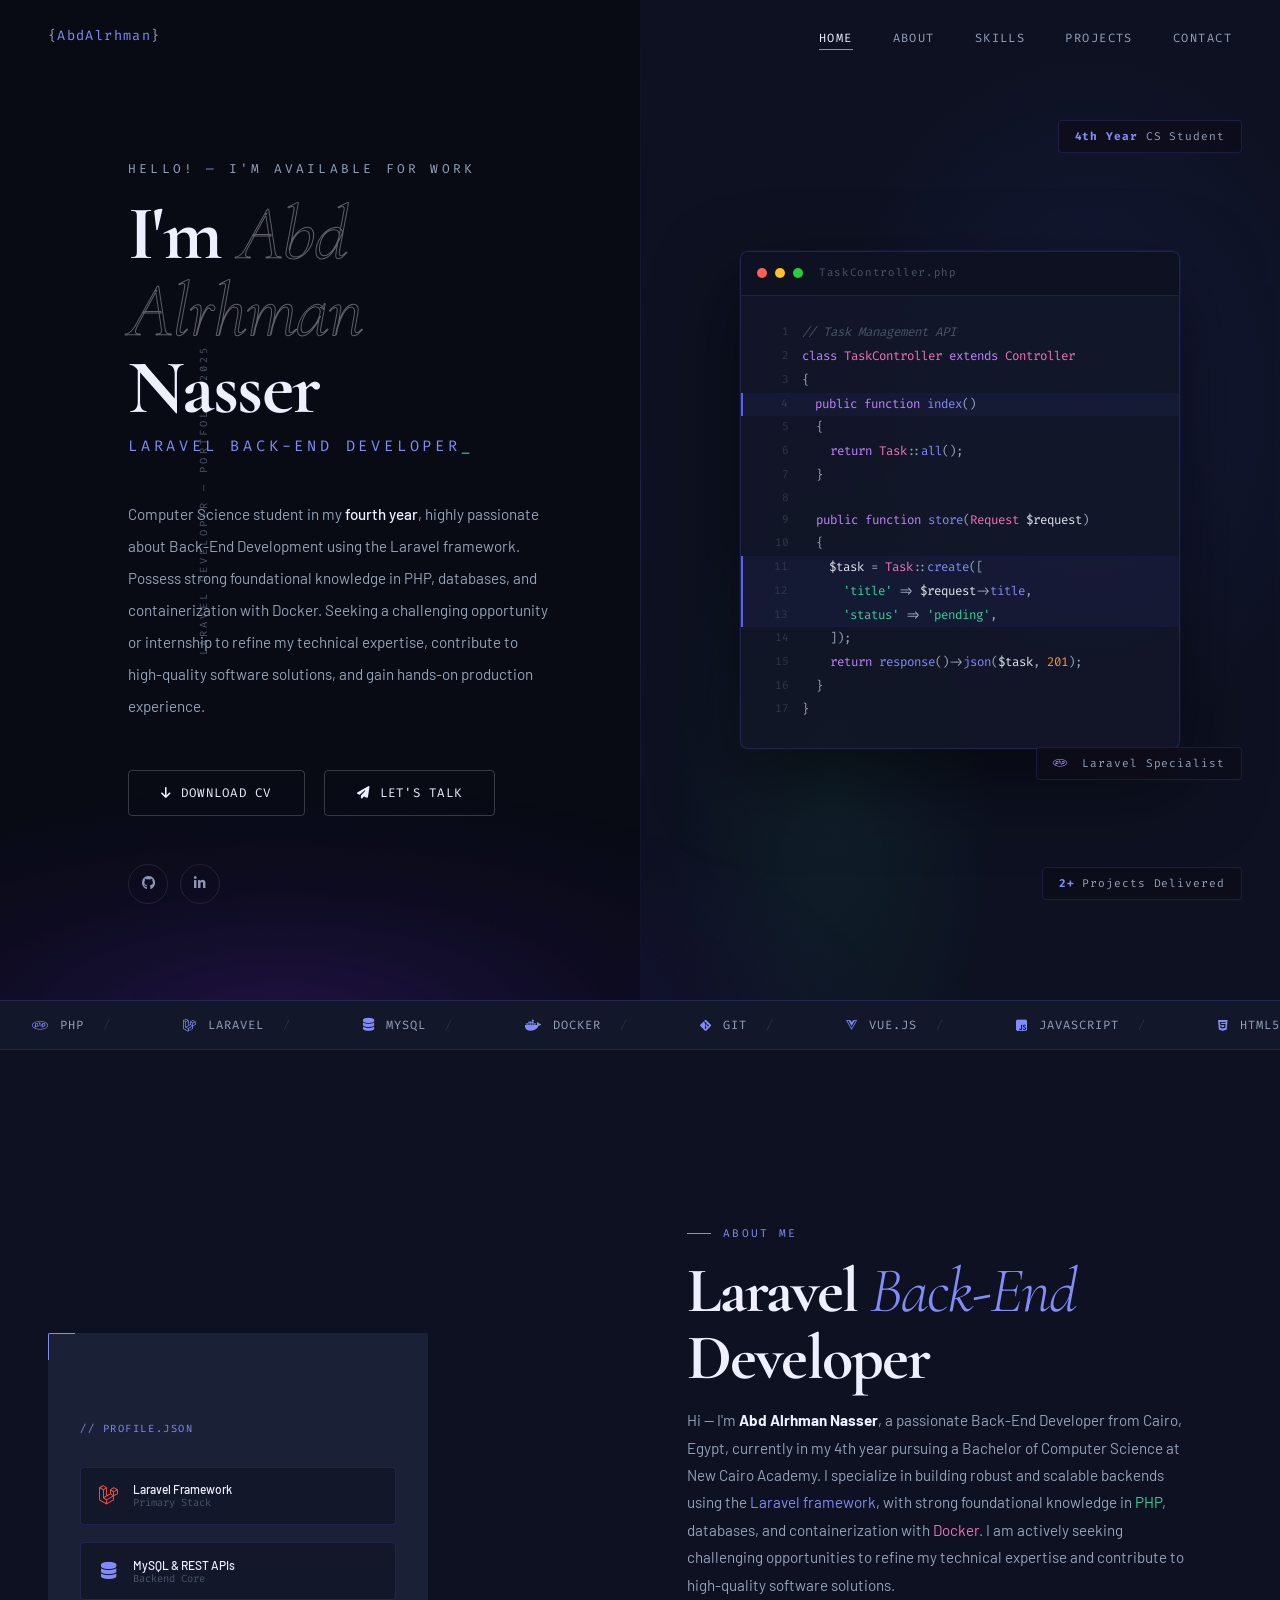
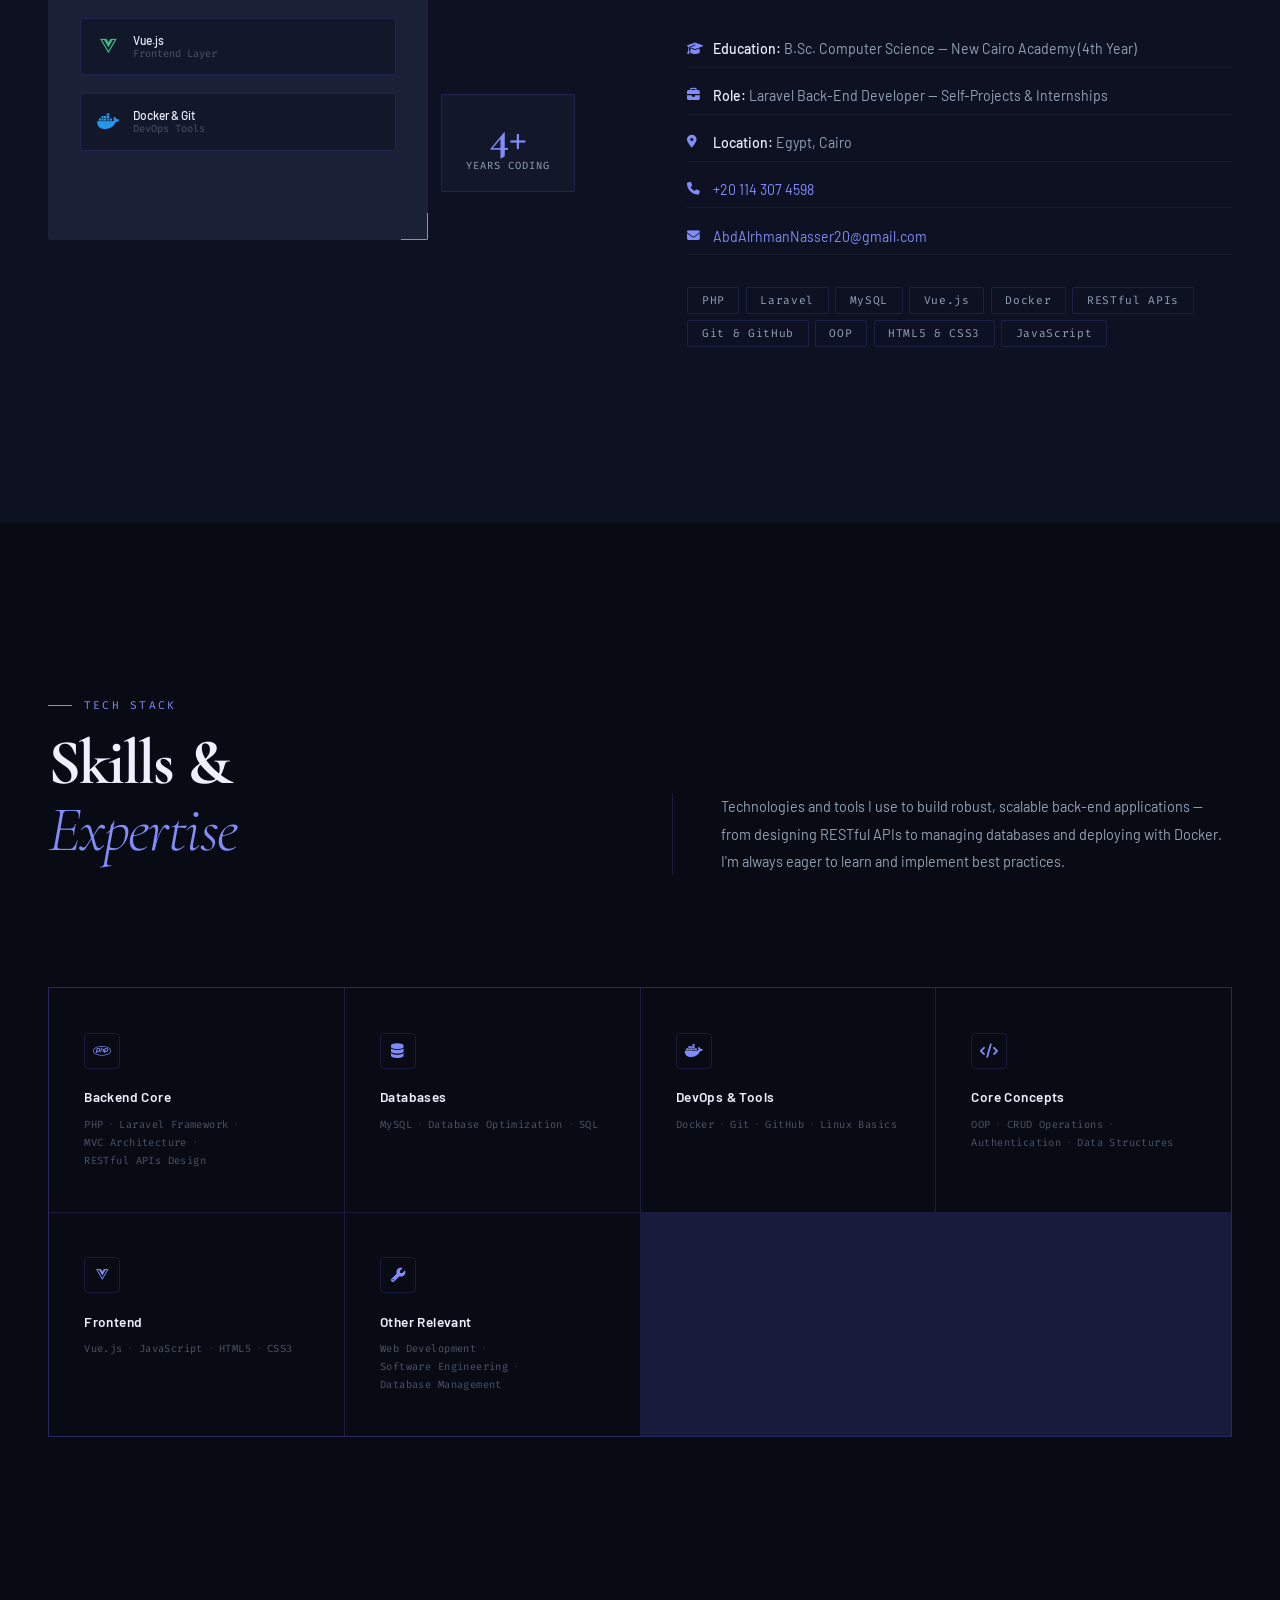
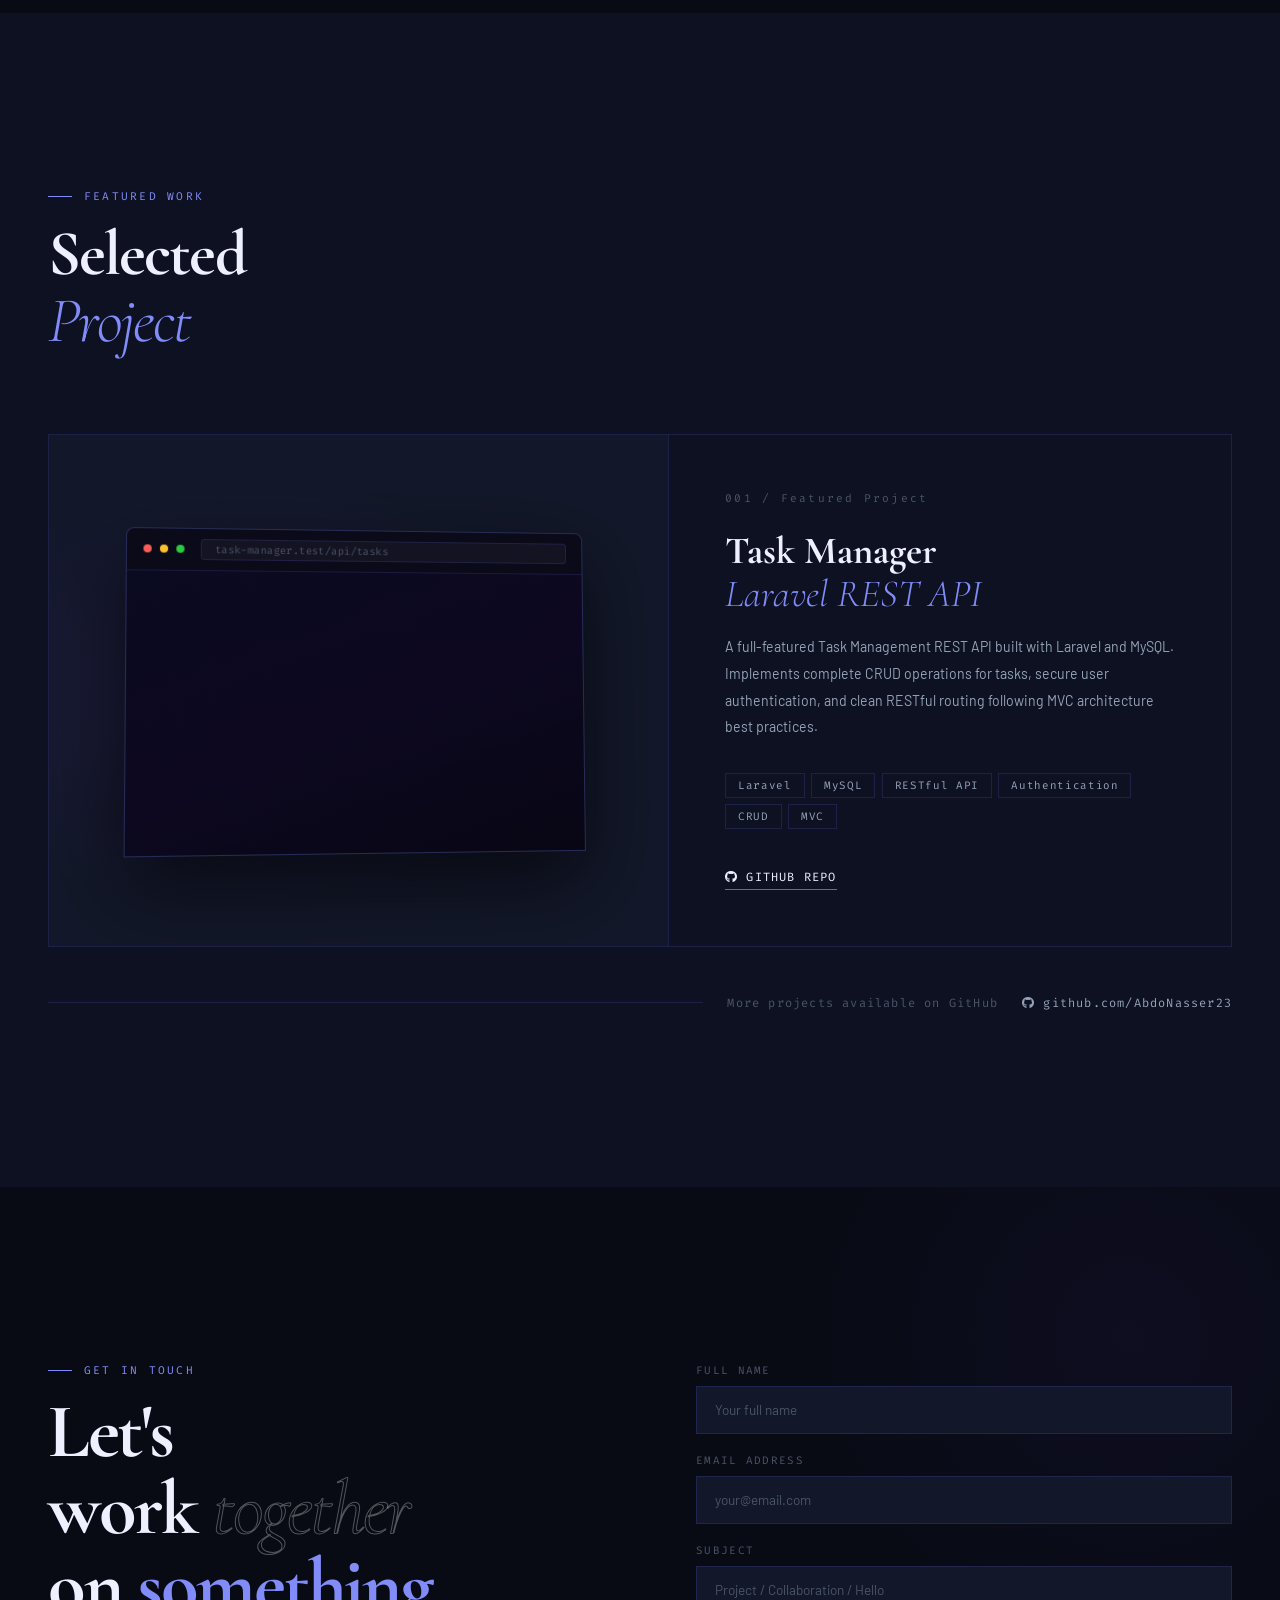
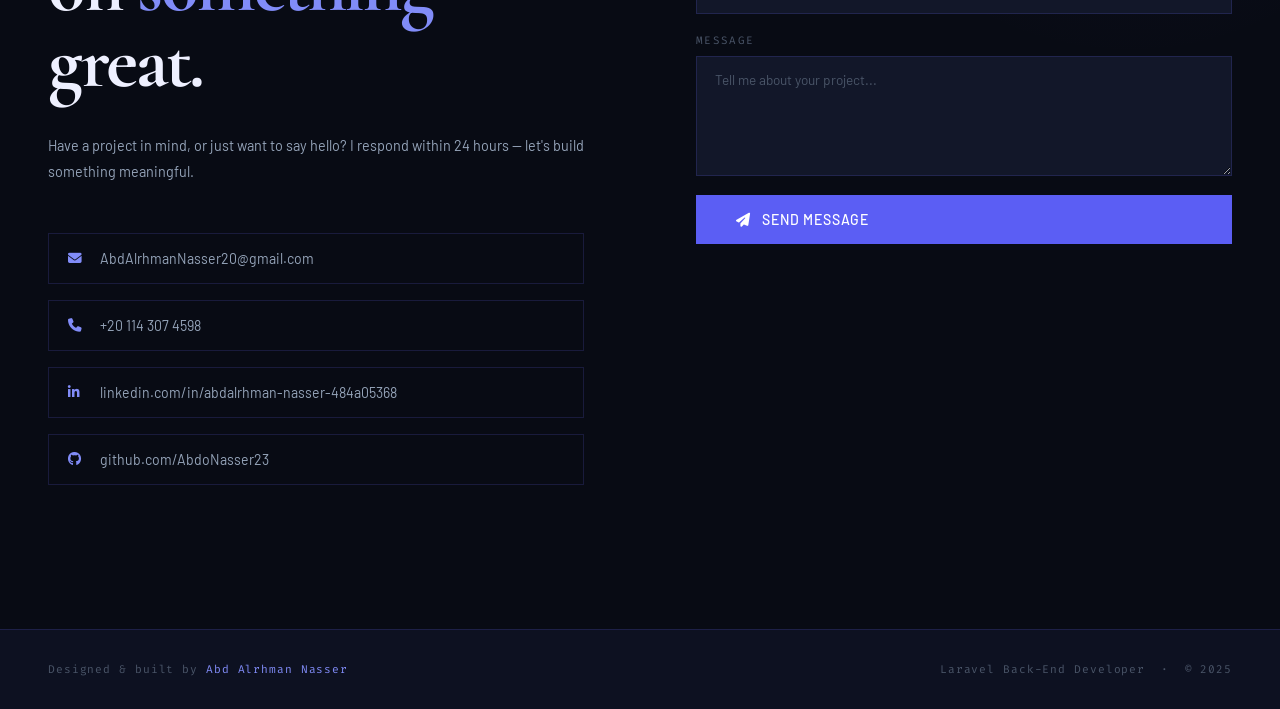
<file: portfolio.html>
<html lang="en"><head>
  <meta charset="UTF-8">
  <meta name="viewport" content="width=device-width, initial-scale=1.0">
  <title>Abd Alrhman Nasser — Laravel Back-End Developer</title>
  <meta name="description" content="Laravel Back-End Developer | Computer Science Student | Cairo, Egypt">
  <link rel="preconnect" href="https://fonts.googleapis.com">
  <link href="https://fonts.googleapis.com/css2?family=Cormorant+Garamond:ital,wght@0,300;0,400;0,600;0,700;1,300;1,400&amp;family=Barlow:wght@300;400;500;600;700&amp;family=Fira+Code:wght@300;400;500&amp;display=swap" rel="stylesheet">
  <link rel="stylesheet" href="https://cdnjs.cloudflare.com/ajax/libs/font-awesome/6.5.0/css/all.min.css">
  <link rel="stylesheet" href="style.css">
</head>

<body>
  <main id="portfolio-content">


    <div class="cur" id="cur-dot">
      <div class="cur-dot"></div>
    </div>
    <div class="cur" id="cur-ring">
      <div class="cur-ring" id="ring"></div>
    </div>

    <div id="progress"></div>

    <nav id="navbar">
      <div class="nav-inner">
        <a href="#home" class="nav-logo">{<span>AbdAlrhman</span>}</a>
        <ul class="nav-links">
          <li><a href="#home" class="active">Home</a></li>
          <li><a href="#about">About</a></li>
          <li><a href="#skills">Skills</a></li>
          <li><a href="#projects">Projects</a></li>
          <li><a href="#contact">Contact</a></li>
        </ul>
        <div class="ham" id="ham"><span></span><span></span><span></span></div>
      </div>
      <div class="mobile-nav" id="mobileNav" style="display:none">
        <a href="#home">Home</a>
        <a href="#about">About</a>
        <a href="#skills">Skills</a>
        <a href="#projects">Projects</a>
        <a href="#contact">Contact</a>
      </div>
    </nav>

    <section id="home">
      <div class="hero-label">Laravel Developer — Portfolio 2025</div>
      <div class="hero-arc"></div>

      <div class="hero-left">
        <p class="hero-greeting">hello! <span>—</span> I'm available for work</p>
        <h1 class="hero-name">
          I'm <em>Abd Alrhman</em><br>Nasser
        </h1>
        <div class="hero-role">
          <span id="typed"></span><span class="cursor-blink">_</span>
        </div>
        <p class="hero-desc">
          Computer Science student in my <strong>fourth year</strong>, highly passionate about Back-End Development using the Laravel
          framework. Possess strong foundational knowledge in PHP, databases, and containerization with Docker.
          Seeking a challenging opportunity or internship to refine my technical expertise, contribute to high-quality
          software solutions, and gain hands-on production experience.
        </p>
        <div class="hero-actions">
          <a href="assets/cv/abd_alrhman_nasser_CV.pdf" download="" class="btn-cv">
            <i class="fas fa-arrow-down"></i> Download CV
          </a>
          <a href="#contact" class="btn-cv">
            <i class="fas fa-paper-plane"></i> Let's Talk
          </a>
        </div>
        <div class="hero-socials">
          <a href="https://github.com/AbdoNasser23" target="_blank" class="social-ic" aria-label="GitHub">
            <i class="fab fa-github"></i>
          </a>
          <a href="https://linkedin.com/in/abdalrhman-nasser-484a05368" target="_blank" class="social-ic" aria-label="LinkedIn">
            <i class="fab fa-linkedin-in"></i>
          </a>
        </div>
      </div>

      <div class="hero-right">
        <div class="code-visual">
          <div class="code-window">
            <div class="code-titlebar">
              <div class="code-dot"></div>
              <div class="code-dot"></div>
              <div class="code-dot"></div>
              <span class="code-filename">TaskController.php</span>
            </div>
            <div class="code-body">
              <div class="code-line"><span class="ln">1</span><span><span class="cm">// Task Management API</span></span></div>
              <div class="code-line"><span class="ln">2</span><span><span class="kw">class </span><span class="cls">TaskController </span><span class="kw">extends </span><span class="cls">Controller</span></span></div>
              <div class="code-line"><span class="ln">3</span><span><span class="op">{</span></span></div>
              <div class="code-line code-glow-line"><span class="ln">4</span><span>&nbsp;&nbsp;<span class="kw">public function </span><span class="fn">index</span><span class="op">()</span></span></div>
              <div class="code-line"><span class="ln">5</span><span>&nbsp;&nbsp;<span class="op">{</span></span></div>
              <div class="code-line"><span class="ln">6</span><span>&nbsp;&nbsp;&nbsp;&nbsp;<span class="kw">return </span><span class="cls">Task</span><span class="op">::</span><span class="fn">all</span><span class="op">();</span></span></div>
              <div class="code-line"><span class="ln">7</span><span>&nbsp;&nbsp;<span class="op">}</span></span></div>
              <div class="code-line"><span class="ln">8</span><span></span></div>
              <div class="code-line"><span class="ln">9</span><span>&nbsp;&nbsp;<span class="kw">public function </span><span class="fn">store</span><span class="op">(</span><span class="cls">Request </span><span class="var">$request</span><span class="op">)</span></span></div>
              <div class="code-line"><span class="ln">10</span><span>&nbsp;&nbsp;<span class="op">{</span></span></div>
              <div class="code-line code-glow-line"><span class="ln">11</span><span>&nbsp;&nbsp;&nbsp;&nbsp;<span class="var">$task</span><span class="op"> = </span><span class="cls">Task</span><span class="op">::</span><span class="fn">create</span><span class="op">([</span></span></div>
              <div class="code-line code-glow-line"><span class="ln">12</span><span>&nbsp;&nbsp;&nbsp;&nbsp;&nbsp;&nbsp;<span class="str">'title'</span> <span class="op">=></span> <span class="var">$request</span><span class="op">-></span><span class="fn">title</span><span class="op">,</span></span></div>
              <div class="code-line code-glow-line"><span class="ln">13</span><span>&nbsp;&nbsp;&nbsp;&nbsp;&nbsp;&nbsp;<span class="str">'status'</span> <span class="op">=></span> <span class="str">'pending'</span><span class="op">,</span></span></div>
              <div class="code-line"><span class="ln">14</span><span>&nbsp;&nbsp;&nbsp;&nbsp;<span class="op">]);</span></span></div>
              <div class="code-line"><span class="ln">15</span><span>&nbsp;&nbsp;&nbsp;&nbsp;<span class="kw">return </span><span class="fn">response</span><span class="op">()-></span><span class="fn">json</span><span class="op">(</span><span class="var">$task</span><span class="op">, </span><span class="num">201</span><span class="op">);</span></span></div>
              <div class="code-line"><span class="ln">16</span><span>&nbsp;&nbsp;<span class="op">}</span></span></div>
              <div class="code-line"><span class="ln">17</span><span><span class="op">}</span></span></div>
            </div>
          </div>
        </div>

        <div class="hero-chip chip1"><strong>2+</strong> Projects Delivered</div>
        <div class="hero-chip chip2"><i class="fab fa-php" style="color:#a78bfa;margin-right:.4rem"></i> Laravel Specialist</div>
        <div class="hero-chip chip3"><strong>4th Year</strong> CS Student</div>
      </div>
    </section>

    <div class="ticker-wrap">
      <div class="ticker-track">
        <span class="ticker-item"><i class="fab fa-php"></i>PHP<span class="ticker-sep">&nbsp;/&nbsp;</span></span>
        <span class="ticker-item"><i class="fab fa-laravel"></i>Laravel<span class="ticker-sep">&nbsp;/&nbsp;</span></span>
        <span class="ticker-item"><i class="fas fa-database"></i>MySQL<span class="ticker-sep">&nbsp;/&nbsp;</span></span>
        <span class="ticker-item"><i class="fab fa-docker"></i>Docker<span class="ticker-sep">&nbsp;/&nbsp;</span></span>
        <span class="ticker-item"><i class="fab fa-git-alt"></i>Git<span class="ticker-sep">&nbsp;/&nbsp;</span></span>
        <span class="ticker-item"><i class="fab fa-vuejs"></i>Vue.js<span class="ticker-sep">&nbsp;/&nbsp;</span></span>
        <span class="ticker-item"><i class="fab fa-js-square"></i>JavaScript<span class="ticker-sep">&nbsp;/&nbsp;</span></span>
        <span class="ticker-item"><i class="fab fa-html5"></i>HTML5<span class="ticker-sep">&nbsp;/&nbsp;</span></span>
        <span class="ticker-item"><i class="fab fa-css3-alt"></i>CSS3<span class="ticker-sep">&nbsp;/&nbsp;</span></span>
        <span class="ticker-item"><i class="fas fa-cogs"></i>OOP<span class="ticker-sep">&nbsp;/&nbsp;</span></span>
        <span class="ticker-item"><i class="fas fa-network-wired"></i>RESTful APIs<span class="ticker-sep">&nbsp;/&nbsp;</span></span>
        <span class="ticker-item"><i class="fab fa-php"></i>PHP<span class="ticker-sep">&nbsp;/&nbsp;</span></span>
        <span class="ticker-item"><i class="fab fa-laravel"></i>Laravel<span class="ticker-sep">&nbsp;/&nbsp;</span></span>
        <span class="ticker-item"><i class="fas fa-database"></i>MySQL<span class="ticker-sep">&nbsp;/&nbsp;</span></span>
        <span class="ticker-item"><i class="fab fa-docker"></i>Docker<span class="ticker-sep">&nbsp;/&nbsp;</span></span>
        <span class="ticker-item"><i class="fab fa-git-alt"></i>Git<span class="ticker-sep">&nbsp;/&nbsp;</span></span>
        <span class="ticker-item"><i class="fab fa-vuejs"></i>Vue.js<span class="ticker-sep">&nbsp;/&nbsp;</span></span>
        <span class="ticker-item"><i class="fab fa-js-square"></i>JavaScript<span class="ticker-sep">&nbsp;/&nbsp;</span></span>
        <span class="ticker-item"><i class="fab fa-html5"></i>HTML5<span class="ticker-sep">&nbsp;/&nbsp;</span></span>
        <span class="ticker-item"><i class="fab fa-css3-alt"></i>CSS3<span class="ticker-sep">&nbsp;/&nbsp;</span></span>
        <span class="ticker-item"><i class="fas fa-cogs"></i>OOP<span class="ticker-sep">&nbsp;/&nbsp;</span></span>
        <span class="ticker-item"><i class="fas fa-network-wired"></i>RESTful APIs<span class="ticker-sep">&nbsp;/&nbsp;</span></span>
      </div>
    </div>

    <section id="about">
      <div class="wrap">
        <div class="about-layout">
          <div class="about-visual reveal-left">
            <div class="about-card-visual" style="background:var(--surface2); display:flex; flex-direction:column; justify-content:center; padding:2.5rem 2rem; gap:1.5rem;">
              <div style="font-family:var(--font-mono);font-size:.65rem;letter-spacing:.15em;color:var(--violet2);text-transform:uppercase;margin-bottom:.5rem;">// profile.json</div>
              <div style="display:flex;flex-direction:column;gap:1.1rem;">
                <div style="display:flex;align-items:center;gap:.9rem;padding:.9rem 1rem;background:var(--surface);border:1px solid var(--border);border-radius:4px;">
                  <i class="fab fa-laravel" style="color:#f05340;font-size:1.2rem;width:22px;text-align:center"></i>
                  <div><div style="font-size:.75rem;color:var(--white);font-weight:500">Laravel Framework</div><div style="font-size:.65rem;color:var(--gray2);font-family:var(--font-mono)">Primary Stack</div></div>
                </div>
                <div style="display:flex;align-items:center;gap:.9rem;padding:.9rem 1rem;background:var(--surface);border:1px solid var(--border);border-radius:4px;">
                  <i class="fas fa-database" style="color:var(--violet2);font-size:1.1rem;width:22px;text-align:center"></i>
                  <div><div style="font-size:.75rem;color:var(--white);font-weight:500">MySQL & REST APIs</div><div style="font-size:.65rem;color:var(--gray2);font-family:var(--font-mono)">Backend Core</div></div>
                </div>
                <div style="display:flex;align-items:center;gap:.9rem;padding:.9rem 1rem;background:var(--surface);border:1px solid var(--border);border-radius:4px;">
                  <i class="fab fa-vuejs" style="color:#42b883;font-size:1.2rem;width:22px;text-align:center"></i>
                  <div><div style="font-size:.75rem;color:var(--white);font-weight:500">Vue.js</div><div style="font-size:.65rem;color:var(--gray2);font-family:var(--font-mono)">Frontend Layer</div></div>
                </div>
                <div style="display:flex;align-items:center;gap:.9rem;padding:.9rem 1rem;background:var(--surface);border:1px solid var(--border);border-radius:4px;">
                  <i class="fab fa-docker" style="color:#2496ed;font-size:1.1rem;width:22px;text-align:center"></i>
                  <div><div style="font-size:.75rem;color:var(--white);font-weight:500">Docker & Git</div><div style="font-size:.65rem;color:var(--gray2);font-family:var(--font-mono)">DevOps Tools</div></div>
                </div>
              </div>
            </div>
            <div class="about-num-badge">
              <span class="num">4+</span>
              <span class="lbl">Years Coding</span>
            </div>
          </div>

          <div class="reveal-right">
            <div class="s-tag">About Me</div>
            <h2 class="s-title">Laravel <em>Back-End</em><br>Developer</h2>
            <p class="s-sub" style="margin-top:1rem">
              Hi — I'm <strong style="color:var(--white)">Abd Alrhman Nasser</strong>, a passionate Back-End Developer from Cairo, Egypt,
              currently in my 4th year pursuing a Bachelor of Computer Science at New Cairo Academy.
              I specialize in building robust and scalable backends using the <span style="color:var(--violet2)">Laravel framework</span>,
              with strong foundational knowledge in <span style="color:var(--cyan)">PHP</span>, databases, and containerization with <span style="color:var(--pink)">Docker</span>.
              I am actively seeking challenging opportunities to refine my technical expertise and contribute to high-quality software solutions.
            </p>

            <div class="info-rows">
              <div class="info-row">
                <i class="fas fa-graduation-cap"></i>
                <span><strong>Education:</strong> B.Sc. Computer Science — New Cairo Academy (4th Year)</span>
              </div>
              <div class="info-row">
                <i class="fas fa-briefcase"></i>
                <span><strong>Role:</strong> Laravel Back-End Developer — Self-Projects &amp; Internships</span>
              </div>
              <div class="info-row">
                <i class="fas fa-map-marker-alt"></i>
                <span><strong>Location:</strong> Egypt, Cairo</span>
              </div>
              <div class="info-row">
                <i class="fas fa-phone"></i>
                <a href="tel:+201143074598">+20 114 307 4598</a>
              </div>
              <div class="info-row">
                <i class="fas fa-envelope"></i>
                <a href="mailto:AbdAlrhmanNasser20@gmail.com">AbdAlrhmanNasser20@gmail.com</a>
              </div>
            </div>

            <div class="about-pills" style="margin-top:2rem">
              <span class="pill">PHP</span>
              <span class="pill">Laravel</span>
              <span class="pill">MySQL</span>
              <span class="pill">Vue.js</span>
              <span class="pill">Docker</span>
              <span class="pill">RESTful APIs</span>
              <span class="pill">Git &amp; GitHub</span>
              <span class="pill">OOP</span>
              <span class="pill">HTML5 &amp; CSS3</span>
              <span class="pill">JavaScript</span>
            </div>
          </div>
        </div>
      </div>
    </section>

    <section id="skills">
      <div class="wrap">
        <div class="skills-head">
          <div class="reveal">
            <div class="s-tag">Tech Stack</div>
            <h2 class="s-title">Skills &amp;<br><em>Expertise</em></h2>
          </div>
          <div class="skills-head-right reveal">
            Technologies and tools I use to build robust, scalable back-end applications — from designing RESTful APIs
            to managing databases and deploying with Docker. I'm always eager to learn and implement best practices.
          </div>
        </div>

        <div class="skill-grid reveal">
          <div class="skill-block">
            <div class="skill-block-icon"><i class="fab fa-php"></i></div>
            <h4>Backend Core</h4>
            <div class="skill-tags-mini">
              <span class="st">PHP</span><span class="st">Laravel Framework</span>
              <span class="st">MVC Architecture</span><span class="st">RESTful APIs Design</span>
            </div>
          </div>
          <div class="skill-block">
            <div class="skill-block-icon"><i class="fas fa-database"></i></div>
            <h4>Databases</h4>
            <div class="skill-tags-mini">
              <span class="st">MySQL</span><span class="st">Database Optimization</span>
              <span class="st">SQL</span>
            </div>
          </div>
          <div class="skill-block">
            <div class="skill-block-icon"><i class="fab fa-docker"></i></div>
            <h4>DevOps &amp; Tools</h4>
            <div class="skill-tags-mini">
              <span class="st">Docker</span><span class="st">Git</span>
              <span class="st">GitHub</span><span class="st">Linux Basics</span>
            </div>
          </div>
          <div class="skill-block">
            <div class="skill-block-icon"><i class="fas fa-code"></i></div>
            <h4>Core Concepts</h4>
            <div class="skill-tags-mini">
              <span class="st">OOP</span><span class="st">CRUD Operations</span>
              <span class="st">Authentication</span><span class="st">Data Structures</span>
            </div>
          </div>
          <div class="skill-block">
            <div class="skill-block-icon"><i class="fab fa-vuejs"></i></div>
            <h4>Frontend</h4>
            <div class="skill-tags-mini">
              <span class="st">Vue.js</span><span class="st">JavaScript</span>
              <span class="st">HTML5</span><span class="st">CSS3</span>
            </div>
          </div>
          <div class="skill-block">
            <div class="skill-block-icon"><i class="fas fa-wrench"></i></div>
            <h4>Other Relevant</h4>
            <div class="skill-tags-mini">
              <span class="st">Web Development</span><span class="st">Software Engineering</span>
              <span class="st">Database Management</span>
            </div>
          </div>
        </div>
      </div>
    </section>

    <section id="projects">
      <div class="wrap">
        <div class="reveal">
          <div class="s-tag">Featured Work</div>
          <h2 class="s-title">Selected<br><em>Project</em></h2>
        </div>

        <div class="project-featured reveal">
          <div class="project-screen">
            <div class="project-glow"></div>
            <div class="browser-frame">
              <div class="browser-bar">
                <div class="b-dot"></div>
                <div class="b-dot"></div>
                <div class="b-dot"></div>
                <div class="b-url">task-manager.test/api/tasks</div>
              </div>
              <div class="browser-content" style="padding:1.2rem;font-family:'Fira Code',monospace;font-size:.7rem;line-height:1.7;color:#94a3b8;text-align:left;display:block;overflow:hidden;">
                <div style="color:#4a5568;margin-bottom:.6rem">GET /api/tasks  <span style="color:#34d399">200 OK</span></div>
                <div><span style="color:#818cf8">{</span></div>
                <div>&nbsp;&nbsp;<span style="color:#f472b6">"tasks"</span><span style="color:#94a3b8">: [</span></div>
                <div>&nbsp;&nbsp;&nbsp;&nbsp;<span style="color:#818cf8">{</span></div>
                <div>&nbsp;&nbsp;&nbsp;&nbsp;&nbsp;&nbsp;<span style="color:#f472b6">"id"</span><span style="color:#94a3b8">: </span><span style="color:#fb923c">1</span><span style="color:#94a3b8">,</span></div>
                <div>&nbsp;&nbsp;&nbsp;&nbsp;&nbsp;&nbsp;<span style="color:#f472b6">"title"</span><span style="color:#94a3b8">: </span><span style="color:#34d399">"Build portfolio"</span><span style="color:#94a3b8">,</span></div>
                <div>&nbsp;&nbsp;&nbsp;&nbsp;&nbsp;&nbsp;<span style="color:#f472b6">"status"</span><span style="color:#94a3b8">: </span><span style="color:#34d399">"completed"</span></div>
                <div>&nbsp;&nbsp;&nbsp;&nbsp;<span style="color:#818cf8">}</span><span style="color:#94a3b8">,</span></div>
                <div>&nbsp;&nbsp;&nbsp;&nbsp;<span style="color:#818cf8">{</span></div>
                <div>&nbsp;&nbsp;&nbsp;&nbsp;&nbsp;&nbsp;<span style="color:#f472b6">"id"</span><span style="color:#94a3b8">: </span><span style="color:#fb923c">2</span><span style="color:#94a3b8">,</span></div>
                <div>&nbsp;&nbsp;&nbsp;&nbsp;&nbsp;&nbsp;<span style="color:#f472b6">"title"</span><span style="color:#94a3b8">: </span><span style="color:#34d399">"Ship new feature"</span><span style="color:#94a3b8">,</span></div>
                <div>&nbsp;&nbsp;&nbsp;&nbsp;&nbsp;&nbsp;<span style="color:#f472b6">"status"</span><span style="color:#94a3b8">: </span><span style="color:#818cf8">"pending"</span></div>
                <div>&nbsp;&nbsp;&nbsp;&nbsp;<span style="color:#818cf8">}</span></div>
                <div>&nbsp;&nbsp;<span style="color:#94a3b8">]</span></div>
                <div><span style="color:#818cf8">}</span></div>
              </div>
            </div>
          </div>

          <div class="project-info">
            <div class="project-num">001 / Featured Project</div>
            <h3 class="project-title">Task Manager<br><em>Laravel REST API</em></h3>
            <p class="project-desc">
              A full-featured Task Management REST API built with Laravel and MySQL.
              Implements complete CRUD operations for tasks, secure user authentication,
              and clean RESTful routing following MVC architecture best practices.
            </p>
            <div class="project-chips">
              <span class="pchip">Laravel</span>
              <span class="pchip">MySQL</span>
              <span class="pchip">RESTful API</span>
              <span class="pchip">Authentication</span>
              <span class="pchip">CRUD</span>
              <span class="pchip">MVC</span>
            </div>
            <div class="project-links-row">
              <a href="https://github.com/AbdoNasser23/Task" target="_blank" class="p-link p-link-primary">
                <i class="fab fa-github"></i> GitHub Repo
              </a>
            </div>
          </div>
        </div>

        <div class="more-projects-note">
          <span>More projects available on GitHub</span>
          <a href="https://github.com/AbdoNasser23" target="_blank">
            <i class="fab fa-github"></i> github.com/AbdoNasser23
          </a>
        </div>
      </div>
    </section>

    <section id="contact">
      <div class="wrap">
        <div class="contact-layout">
          <div class="reveal-left">
            <div class="s-tag">Get In Touch</div>
            <div class="contact-big-text">
              Let's<br>work <em>together</em><br>on <span class="hl">something</span><br>great.
            </div>
            <p class="contact-note">
              Have a project in mind, or just want to say hello?
              I respond within 24 hours — let's build something meaningful.
            </p>
            <div class="contact-links">
              <a href="mailto:AbdAlrhmanNasser20@gmail.com" class="c-link">
                <i class="fas fa-envelope"></i>
                <span>AbdAlrhmanNasser20@gmail.com</span>
              </a>
              <a href="tel:+201143074598" class="c-link">
                <i class="fas fa-phone"></i>
                <span>+20 114 307 4598</span>
              </a>
              <a href="https://linkedin.com/in/abdalrhman-nasser-484a05368" target="_blank" class="c-link">
                <i class="fab fa-linkedin-in"></i>
                <span>linkedin.com/in/abdalrhman-nasser-484a05368</span>
              </a>
              <a href="https://github.com/AbdoNasser23" target="_blank" class="c-link">
                <i class="fab fa-github"></i>
                <span>github.com/AbdoNasser23</span>
              </a>
            </div>
          </div>

          <div class="reveal-right">
            <form class="contact-form" action="" method="POST">
              <div class="form-field">
                <label>Full Name</label>
                <input type="text" name="name" placeholder="Your full name">
              </div>
              <div class="form-field">
                <label>Email Address</label>
                <input type="email" name="email" placeholder="your@email.com">
              </div>
              <div class="form-field">
                <label>Subject</label>
                <input type="text" name="subject" placeholder="Project / Collaboration / Hello">
              </div>
              <div class="form-field">
                <label>Message</label>
                <textarea name="message" placeholder="Tell me about your project..."></textarea>
              </div>
              <button type="submit" class="btn-submit">
                <i class="fas fa-paper-plane"></i> Send Message
              </button>
            </form>
          </div>
        </div>
      </div>
    </section>
  </main>
  <footer>
    <p>Designed &amp; built by <span>Abd Alrhman Nasser</span></p>
    <p>Laravel Back-End Developer &nbsp;·&nbsp; © 2025</p>
  </footer>
  <a href="#home" id="btt" aria-label="Back to top"><i class="fas fa-arrow-up"></i></a>


  <script src="main.js"></script>


</body> 


</html>
</file>
<file: style.css>
*,
    *::before,
    *::after {
      box-sizing: border-box;
      margin: 0;
      padding: 0;
    }

    html {
      scroll-behavior: smooth;
      font-size: 16px;
    }

    :root {
      --black: #080b14;
      --dark: #0d1121;
      --surface: #121729;
      --surface2: #1a2035;
      --violet: #5b5ef4;
      --violet2: #818cf8;
      --blue: #38bdf8;
      --cyan: #34d399;
      --pink: #f472b6;
      --white: #eef0ff;
      --gray: #94a3b8;
      --gray2: #4a5568;
      --border: rgba(99, 102, 241, 0.18);
      --glow: rgba(91, 94, 244, 0.45);
      --font-display: 'Cormorant Garamond', Georgia, serif;
      --font-body: 'Barlow', sans-serif;
      --font-mono: 'Fira Code', monospace;
    }

    body {
      background: var(--black);
      color: var(--white);
      font-family: var(--font-body);
      overflow-x: hidden;
      cursor: auto;
    }


    

    

    

    





    ::-webkit-scrollbar {
      width: 3px;
    }

    ::-webkit-scrollbar-track {
      background: var(--black);
    }

    ::-webkit-scrollbar-thumb {
      background: var(--violet);
      border-radius: 2px;
    }


    #progress {
      position: fixed;
      top: 0;
      left: 0;
      height: 2px;
      background: linear-gradient(90deg, var(--violet), var(--cyan));
      z-index: 600;
      width: 0%;
      transition: width .1s;
      box-shadow: 0 0 12px var(--glow);
    }


    nav {
      position: fixed;
      top: 0;
      left: 0;
      right: 0;
      z-index: 500;
      padding: 1.6rem 0;
      transition: all .5s;
    }

    nav.stuck {
      background: rgba(4, 4, 10, .9);
      backdrop-filter: blur(24px);
      padding: 1rem 0;
      border-bottom: 1px solid var(--border);
    }

    .nav-inner {
      max-width: 1280px;
      margin: auto;
      padding: 0 3rem;
      display: flex;
      align-items: center;
      justify-content: space-between;
    }

    .nav-logo {
      font-family: var(--font-mono);
      font-size: .85rem;
      font-weight: 400;
      color: var(--gray);
      text-decoration: none;
      letter-spacing: .1em;
      transition: color .3s;
    }

    .nav-logo span {
      color: var(--violet2);
    }

    .nav-logo:hover {
      color: var(--white);
    }

    .nav-links {
      display: flex;
      gap: 2.5rem;
      list-style: none;
    }

    .nav-links a {
      font-family: var(--font-mono);
      font-size: .75rem;
      letter-spacing: .12em;
      color: var(--gray);
      text-decoration: none;
      transition: color .3s;
      text-transform: uppercase;
      position: relative;
    }

    .nav-links a::after {
      content: '';
      position: absolute;
      bottom: -4px;
      left: 0;
      width: 0;
      height: 1px;
      background: var(--violet2);
      transition: width .4s;
    }

    .nav-links a:hover,
    .nav-links a.active {
      color: var(--white);
    }

    .nav-links a:hover::after,
    .nav-links a.active::after {
      width: 100%;
    }

    .ham {
      display: none;
      flex-direction: column;
      gap: 5px;
      cursor: pointer;
    }

    .ham span {
      display: block;
      width: 24px;
      height: 1.5px;
      background: var(--gray);
      transition: all .3s;
    }

    .ham.open span:nth-child(1) {
      transform: rotate(45deg) translate(4.5px, 4.5px);
    }

    .ham.open span:nth-child(2) {
      opacity: 0;
    }

    .ham.open span:nth-child(3) {
      transform: rotate(-45deg) translate(4.5px, -4.5px);
    }

    .mobile-nav {
      display: none;
      flex-direction: column;
      background: rgba(4, 4, 10, .97);
      border-top: 1px solid var(--border);
      
      padding: 2rem 3rem;
      gap: .5rem;
    }

    .mobile-nav a {
      color: var(--gray);
      text-decoration: none;
      font-family: var(--font-mono);
      font-size: .9rem;
      letter-spacing: .12em;
      text-transform: uppercase;
      padding: .75rem 0;
      border-bottom: 1px solid var(--border);
      transition: color .3s;
    }

    .mobile-nav a:hover {
      color: var(--violet2);
    }


    #home {
      min-height: 100vh;
      display: grid;
      grid-template-columns: 1fr 1fr;
      position: relative;
      overflow: hidden;
    }

    .hero-left {
      display: flex;
      flex-direction: column;
      justify-content: center;
      padding: 10rem 3rem 6rem 8rem;
      position: relative;
      z-index: 2;
    }

    .hero-greeting {
      font-family: var(--font-mono);
      font-size: .8rem;
      letter-spacing: .25em;
      color: var(--gray);
      text-transform: uppercase;
      margin-bottom: 1.2rem;
      opacity: 0;
      animation: slideUp .7s .4s forwards;
    }

    .hero-greeting span {
      color: var(--violet2);
    }

    .hero-name {
      font-family: var(--font-display);
      font-size: clamp(3.8rem, 6vw, 6.5rem);
      font-weight: 700;
      line-height: 1;
      letter-spacing: -.02em;
      color: var(--white);
      margin-bottom: .6rem;
      opacity: 0;
      animation: slideUp .8s .55s forwards;
    }

    .hero-name em {
      font-style: italic;
      font-weight: 300;
      color: transparent;
      -webkit-text-stroke: 1px rgba(255, 255, 255, 0.35);
    }

    .hero-role {
      font-family: var(--font-mono);
      font-size: clamp(.75rem, 1.2vw, .95rem);
      letter-spacing: .25em;
      color: var(--violet2);
      text-transform: uppercase;
      margin-bottom: 2.5rem;
      min-height: 1.5em;
      opacity: 0;
      animation: slideUp .8s .7s forwards;
    }

    .cursor-blink {
      animation: blink 1s infinite;
      color: var(--cyan);
    }

    @keyframes blink {

      0%,
      100% {
        opacity: 1
      }

      50% {
        opacity: 0
      }
    }

    .hero-desc {
      font-size: .95rem;
      line-height: 2.1;
      color: var(--gray);
      max-width: 420px;
      margin-bottom: 3rem;
      opacity: 0;
      animation: slideUp .8s .85s forwards;
    }

    .hero-desc strong {
      color: var(--white);
      font-weight: 500;
    }

    .hero-actions {
      display: flex;
      align-items: center;
      gap: 1.2rem;
      flex-wrap: wrap;
      margin-bottom: 3rem;
      opacity: 0;
      animation: slideUp .8s 1s forwards;
    }

    .btn-cv {
      display: inline-flex;
      align-items: center;
      gap: .6rem;
      padding: .85rem 2rem;
      background: transparent;
      border: 1px solid rgba(255, 255, 255, 0.2);
      color: var(--white);
      font-family: var(--font-mono);
      font-size: .78rem;
      letter-spacing: .1em;
      text-decoration: none;
      border-radius: 4px;
      transition: all .4s;
      text-transform: uppercase;
    }

    .btn-cv:hover {
      background: var(--violet);
      border-color: var(--violet);
      box-shadow: 0 0 30px var(--glow);
      transform: translateY(-2px);
    }

    .hero-socials {
      display: flex;
      gap: .75rem;
      opacity: 0;
      animation: slideUp .8s 1.15s forwards;
    }

    .social-ic {
      width: 40px;
      height: 40px;
      border: 1px solid rgba(255, 255, 255, 0.1);
      border-radius: 50%;
      display: flex;
      align-items: center;
      justify-content: center;
      color: var(--gray);
      font-size: .85rem;
      text-decoration: none;
      transition: all .35s;
      position: relative;
      overflow: hidden;
    }

    .social-ic::before {
      content: '';
      position: absolute;
      inset: 0;
      background: var(--violet);
      transform: scale(0);
      border-radius: 50%;
      transition: transform .35s;
    }

    .social-ic i {
      position: relative;
      z-index: 1;
    }

    .social-ic:hover::before {
      transform: scale(1);
    }

    .social-ic:hover {
      color: #fff;
      border-color: var(--violet);
    }

    .hero-right {
      position: relative;
      overflow: hidden;
    }

    .hero-right {
      position: relative;
      overflow: hidden;
      display: flex;
      align-items: center;
      justify-content: center;
      background: var(--dark);
    }

    .hero-right::before {
      content: '';
      position: absolute;
      inset: 0;
      background:
        radial-gradient(ellipse 60% 50% at 70% 40%, rgba(91, 94, 244, 0.12) 0%, transparent 70%),
        radial-gradient(ellipse 40% 60% at 30% 80%, rgba(52, 211, 153, 0.07) 0%, transparent 65%);
      pointer-events: none;
      z-index: 0;
    }

    .hero-right::after {
      content: '';
      position: absolute;
      left: 0;
      top: 0;
      bottom: 0;
      width: 1px;
      background: linear-gradient(to bottom, transparent, var(--border), transparent);
    }

    .code-visual {
      position: relative;
      z-index: 2;
      width: 88%;
      max-width: 440px;
      font-family: var(--font-mono);
      font-size: .78rem;
      line-height: 1.9;
      animation: codeReveal 1s .4s both;
    }

    @keyframes codeReveal {
      from { opacity: 0; transform: translateX(30px); }
      to   { opacity: 1; transform: translateX(0); }
    }

    .code-window {
      background: rgba(18, 23, 41, 0.9);
      border: 1px solid var(--border);
      border-radius: 8px;
      overflow: hidden;
      box-shadow: 0 32px 80px rgba(0,0,0,.5), 0 0 0 1px rgba(91,94,244,.1);
      backdrop-filter: blur(10px);
    }

    .code-titlebar {
      background: rgba(13, 17, 33, .95);
      padding: .7rem 1rem;
      display: flex;
      align-items: center;
      gap: .5rem;
      border-bottom: 1px solid var(--border);
    }

    .code-dot { width: 10px; height: 10px; border-radius: 50%; }
    .code-dot:nth-child(1) { background: #ff5f57; }
    .code-dot:nth-child(2) { background: #ffc02d; }
    .code-dot:nth-child(3) { background: #29cc41; }

    .code-filename {
      margin-left: .5rem;
      font-size: .68rem;
      color: var(--gray2);
      letter-spacing: .06em;
    }

    .code-body {
      padding: 1.6rem 1.8rem;
      overflow: hidden;
    }

    .code-line { display: flex; gap: .8rem; white-space: nowrap; }
    .ln { color: var(--gray2); opacity: .5; min-width: 1.2rem; text-align: right; user-select: none; font-size: .7rem; }
    .kw  { color: #c084fc; }
    .fn  { color: #818cf8; }
    .str { color: #34d399; }
    .cm  { color: var(--gray2); font-style: italic; }
    .cls { color: #f472b6; }
    .num { color: #fb923c; }
    .op  { color: var(--gray); }
    .var { color: #e2e8f0; }

    .code-glow-line {
      background: rgba(91, 94, 244, 0.06);
      border-left: 2px solid var(--violet);
      margin-left: -1.8rem;
      padding-left: 1.6rem;
      margin-right: -1.8rem;
      padding-right: 1.8rem;
    }

    .hero-right .hero-chip {
      position: absolute;
    }

    .hero-arc {
      position: absolute;
      bottom: -80px;
      left: -10%;
      width: 80%;
      height: 300px;
      background: radial-gradient(ellipse at 40% 80%, rgba(100, 40, 200, .25) 0%, rgba(60, 20, 140, .1) 40%, transparent 70%);
      border-radius: 50%;
      pointer-events: none;
      z-index: 3;
      animation: arcPulse 6s ease-in-out infinite;
    }

    @keyframes arcPulse {

      0%,
      100% {
        opacity: .7;
        transform: scale(1);
      }

      50% {
        opacity: 1;
        transform: scale(1.05);
      }
    }

    .hero-chip {
      position: absolute;
      font-family: var(--font-mono);
      font-size: .7rem;
      padding: .5rem 1rem;
      background: rgba(13, 13, 26, .85);
      border: 1px solid var(--border);
      border-radius: 4px;
      color: var(--gray);
      backdrop-filter: blur(10px);
      letter-spacing: .08em;
      z-index: 4;
      animation: floatChip 4s ease-in-out infinite;
    }

    .hero-chip strong {
      color: var(--violet2);
    }

    .chip1 {
      bottom: 10%;
      right: 6%;
      animation-delay: 0s;
    }

    .chip2 {
      bottom: 22%;
      right: 6%;
      animation-delay: -2s;
    }

    .chip3 {
      top: 12%;
      right: 6%;
      animation-delay: -1s;
    }

    @keyframes floatChip {

      0%,
      100% {
        transform: translateY(0px);
      }

      50% {
        transform: translateY(-8px);
      }
    }

    @keyframes slideUp {
      from {
        opacity: 0;
        transform: translateY(28px);
      }

      to {
        opacity: 1;
        transform: translateY(0);
      }
    }

    .hero-label {
      position: absolute;
      left: 3rem;
      top: 50%;
      transform: translateY(-50%) rotate(-90deg);
      font-family: var(--font-mono);
      font-size: .65rem;
      letter-spacing: .3em;
      color: var(--gray2);
      text-transform: uppercase;
      opacity: 0;
      animation: fadeIn 1s 1.4s forwards;
    }

    @keyframes fadeIn {
      to {
        opacity: 1;
      }
    }

    .ticker-wrap {
      background: var(--surface);
      border-top: 1px solid var(--border);
      border-bottom: 1px solid var(--border);
      overflow: hidden;
      padding: 1rem 0;
      position: relative;
      z-index: 2;
    }

    .ticker-track {
      will-change: transform;
      display: flex;
      gap: 0;
      width: max-content;
      animation: ticker 30s linear infinite;
    }

    .ticker-track:hover {
      animation-play-state: paused;
    }

    @keyframes ticker {
      from {
        transform: translateX(0);
      }

      to {
        transform: translateX(-50%);
      }
    }

    .ticker-item {
      display: flex;
      align-items: center;
      gap: .7rem;
      padding: 0 2rem;
      font-family: var(--font-mono);
      font-size: .75rem;
      letter-spacing: .08em;
      color: var(--gray);
      text-transform: uppercase;
      white-space: nowrap;
    }

    .ticker-item i {
      color: var(--violet2);
      font-size: .8rem;
    }

    .ticker-sep {
      color: var(--gray2);
      opacity: .4;
    }

    section {
      position: relative;
      z-index: 1;
      contain: layout style;
    }

    .wrap {
      max-width: 1280px;
      margin: auto;
      padding: 0 3rem;
    }

    .s-tag {
      font-family: var(--font-mono);
      font-size: .7rem;
      letter-spacing: .2em;
      color: var(--violet2);
      text-transform: uppercase;
      display: flex;
      align-items: center;
      gap: .75rem;
      margin-bottom: 1rem;
    }

    .s-tag::before {
      content: '';
      width: 24px;
      height: 1px;
      background: var(--violet2);
    }

    .s-title {
      font-family: var(--font-display);
      font-size: clamp(2.5rem, 5vw, 4rem);
      font-weight: 700;
      letter-spacing: -.03em;
      line-height: 1.05;
      margin-bottom: .75rem;
    }

    .s-title em {
      font-style: italic;
      font-weight: 300;
      color: var(--violet2);
    }

    .s-sub {
      color: var(--gray);
      font-size: .95rem;
      line-height: 1.8;
      max-width: 500px;
    }

    .reveal {
      opacity: 0;
      transform: translateY(40px);
      transition: opacity .5s ease, transform .5s ease;
    }

    .reveal.in {
      opacity: 1;
      transform: translateY(0);
    }

    .reveal-left {
      opacity: 0;
      transform: translateX(-40px);
      transition: opacity .5s ease, transform .5s ease;
    }

    .reveal-left.in {
      opacity: 1;
      transform: translateX(0);
    }

    .reveal-right {
      opacity: 0;
      transform: translateX(40px);
      transition: opacity .5s ease, transform .5s ease;
    }

    .reveal-right.in {
      opacity: 1;
      transform: translateX(0);
    }

    #about {
      padding: 11rem 0;
      background: var(--dark);
    }

    .about-layout {
      display: grid;
      grid-template-columns: 1fr 1.1fr;
      gap: 9rem;
      align-items: center;
    }

    .about-visual {
      position: relative;
    }

    .about-card-visual {
      width: 100%;
      aspect-ratio: 3/4;
      max-width: 380px;
      border-radius: 2px;
      overflow: hidden;
      position: relative;
      background: var(--surface2);
    }

    .about-card-visual img {
      width: 100%;
      height: 100%;
      object-fit: cover;
      object-position: top;
      filter: grayscale(30%);
      transition: filter .5s, transform .6s;
    }

    .about-card-visual:hover img {
      filter: grayscale(0%);
      transform: scale(1.03);
    }

    .about-card-visual::before,
    .about-card-visual::after {
      content: '';
      position: absolute;
      width: 28px;
      height: 28px;
      border-color: var(--violet2);
      border-style: solid;
      z-index: 3;
    }

    .about-card-visual::before {
      top: -1px;
      left: -1px;
      border-width: 2px 0 0 2px;
    }

    .about-card-visual::after {
      bottom: -1px;
      right: -1px;
      border-width: 0 2px 2px 0;
    }

    .about-num-badge {
      position: absolute;
      right: -2rem;
      bottom: 3rem;
      background: var(--surface);
      border: 1px solid var(--border);
      padding: 1.2rem 1.5rem;
      text-align: center;
      z-index: 4;
    }

    .about-num-badge .num {
      font-family: var(--font-display);
      font-size: 2.8rem;
      font-weight: 700;
      color: var(--violet2);
      line-height: 1;
      display: block;
    }

    .about-num-badge .lbl {
      font-family: var(--font-mono);
      font-size: .65rem;
      letter-spacing: .1em;
      color: var(--gray);
      text-transform: uppercase;
    }

    .info-rows {
      margin-top: 2rem;
      display: flex;
      flex-direction: column;
      gap: .6rem;
    }

    .info-row {
      display: flex;
      align-items: center;
      gap: .75rem;
      font-size: .88rem;
      color: var(--gray);
      padding: .6rem 0;
      border-bottom: 1px solid rgba(255, 255, 255, .04);
    }

    .info-row i {
      color: var(--violet2);
      width: 14px;
      font-size: .8rem;
    }

    .info-row strong {
      color: var(--white);
      font-weight: 500;
    }

    .info-row a {
      color: var(--violet2);
      text-decoration: none;
    }

    .about-pills {
      display: flex;
      flex-wrap: wrap;
      gap: .4rem;
      margin-top: 1.5rem;
    }

    .pill {
      padding: .3rem .85rem;
      border: 1px solid var(--border);
      border-radius: 2px;
      font-family: var(--font-mono);
      font-size: .7rem;
      color: var(--gray);
      letter-spacing: .06em;
      transition: all .3s;
    }

    .pill:hover {
      border-color: var(--violet2);
      color: var(--violet2);
      background: rgba(124, 58, 237, .05);
    }

    #skills {
      padding: 11rem 0;
      background: var(--black);
    }

    .skills-head {
      display: grid;
      grid-template-columns: 1fr 1fr;
      gap: 4rem;
      align-items: end;
      margin-bottom: 7rem;
    }

    .skills-head-right {
      font-size: .9rem;
      color: var(--gray);
      line-height: 1.9;
      border-left: 1px solid var(--border);
      padding-left: 3rem;
    }

    .skill-grid {
      display: grid;
      grid-template-columns: repeat(auto-fill, minmax(240px, 1fr));
      gap: 1px;
      background: var(--border);
      border: 1px solid var(--border);
    }

    .skill-block {
      background: var(--black);
      padding: 2.8rem 2.2rem;
      transition: background .4s;
      position: relative;
      overflow: hidden;
    }

    .skill-block::after {
      content: '';
      position: absolute;
      bottom: 0;
      left: 0;
      width: 0;
      height: 1px;
      background: var(--violet2);
      transition: width .5s;
    }

    .skill-block:hover {
      background: var(--surface);
    }

    .skill-block:hover::after {
      width: 100%;
    }

    .skill-block-icon {
      width: 36px;
      height: 36px;
      border: 1px solid var(--border);
      border-radius: 4px;
      display: flex;
      align-items: center;
      justify-content: center;
      color: var(--violet2);
      font-size: .9rem;
      margin-bottom: 1.2rem;
      transition: all .4s;
    }

    .skill-block:hover .skill-block-icon {
      background: var(--violet);
      border-color: var(--violet);
      color: #fff;
    }

    .skill-block h4 {
      font-family: var(--font-body);
      font-size: .85rem;
      font-weight: 600;
      color: var(--white);
      margin-bottom: .8rem;
      letter-spacing: .03em;
    }

    .skill-tags-mini {
      display: flex;
      flex-wrap: wrap;
      gap: .3rem;
    }

    .st {
      font-family: var(--font-mono);
      font-size: .65rem;
      color: var(--gray2);
      letter-spacing: .04em;
    }

    .st::after {
      content: '·';
      margin-left: .3rem;
      color: var(--gray2);
      opacity: .4;
    }

    .st:last-child::after {
      display: none;
    }

    #projects {
      padding: 11rem 0;
      background: var(--dark);
    }

    .project-featured {
      margin-top: 5rem;
      display: grid;
      grid-template-columns: 1.1fr 1fr;
      gap: 0;
      border: 1px solid var(--border);
      position: relative;
      overflow: hidden;
      transition: border-color .4s;
    }

    .project-featured:hover {
      border-color: rgba(124, 58, 237, .4);
    }

    .project-screen {
      position: relative;
      background: var(--surface);
      min-height: 480px;
      overflow: hidden;
      display: flex;
      align-items: center;
      justify-content: center;
    }

    .browser-frame {
      width: 90%;
      max-width: 460px;
      background: var(--surface2);
      border-radius: 8px 8px 0 0;
      border: 1px solid var(--border);
      overflow: hidden;
      box-shadow: 0 30px 80px rgba(0, 0, 0, .6);
      transform: perspective(800px) rotateY(4deg) rotateX(2deg);
      transition: transform .6s;
    }

    .project-featured:hover .browser-frame {
      transform: perspective(800px) rotateY(0deg) rotateX(0deg);
    }

    .browser-bar {
      background: #0a0a18;
      padding: .6rem 1rem;
      display: flex;
      align-items: center;
      gap: .5rem;
      border-bottom: 1px solid var(--border);
    }

    .b-dot {
      width: 8px;
      height: 8px;
      border-radius: 50%;
    }

    .b-dot:nth-child(1) {
      background: #ff5f57;
    }

    .b-dot:nth-child(2) {
      background: #ffc02d;
    }

    .b-dot:nth-child(3) {
      background: #29cc41;
    }

    .b-url {
      flex: 1;
      margin-left: .5rem;
      background: rgba(255, 255, 255, .04);
      border: 1px solid var(--border);
      border-radius: 4px;
      padding: .2rem .8rem;
      font-family: var(--font-mono);
      font-size: .65rem;
      color: var(--gray2);
      letter-spacing: .04em;
    }

    .browser-content {
      height: 280px;
      background: linear-gradient(160deg, #0a0a20 0%, #0d0820 50%, #080614 100%);
      display: flex;
      align-items: center;
      justify-content: center;
      color: var(--violet2);
      font-size: 3.5rem;
      position: relative;
      overflow: hidden;
    }

    .browser-content::before {
      content: '';
      position: absolute;
      width: 200px;
      height: 200px;
      border-radius: 50%;
      background: radial-gradient(circle, rgba(124, 58, 237, .2) 0%, transparent 70%);
      animation: bcPulse 3s ease-in-out infinite;
    }

    @keyframes bcPulse {

      0%,
      100% {
        transform: scale(1)
      }

      50% {
        transform: scale(1.2)
      }
    }

    .browser-content i {
      position: relative;
      z-index: 1;
    }

    .project-glow {
      position: absolute;
      inset: 0;
      background: radial-gradient(ellipse at 30% 50%, rgba(124, 58, 237, .08) 0%, transparent 60%);
      pointer-events: none;
    }

    .project-info {
      padding: 3.5rem;
      display: flex;
      flex-direction: column;
      justify-content: center;
      border-left: 1px solid var(--border);
    }

    .project-num {
      font-family: var(--font-mono);
      font-size: .7rem;
      letter-spacing: .2em;
      color: var(--gray2);
      margin-bottom: 1.5rem;
    }

    .project-title {
      font-family: var(--font-display);
      font-size: clamp(1.8rem, 3vw, 2.5rem);
      font-weight: 700;
      line-height: 1.1;
      color: var(--white);
      margin-bottom: 1.2rem;
    }

    .project-title em {
      font-style: italic;
      font-weight: 300;
      color: var(--violet2);
    }

    .project-desc {
      font-size: .88rem;
      color: var(--gray);
      line-height: 1.9;
      margin-bottom: 2rem;
    }

    .project-chips {
      display: flex;
      flex-wrap: wrap;
      gap: .4rem;
      margin-bottom: 2.5rem;
    }

    .pchip {
      padding: .25rem .75rem;
      border: 1px solid var(--border);
      font-family: var(--font-mono);
      font-size: .68rem;
      color: var(--gray);
      letter-spacing: .06em;
      transition: all .3s;
    }

    .pchip:hover {
      border-color: var(--violet2);
      color: var(--violet2);
    }

    .project-links-row {
      display: flex;
      gap: 1rem;
    }

    .p-link {
      display: inline-flex;
      align-items: center;
      gap: .5rem;
      font-family: var(--font-mono);
      font-size: .75rem;
      letter-spacing: .1em;
      text-transform: uppercase;
      text-decoration: none;
      color: var(--gray);
      transition: color .3s;
      padding-bottom: .2rem;
      border-bottom: 1px solid var(--gray2);
    }

    .p-link:hover {
      color: var(--violet2);
      border-color: var(--violet2);
    }

    .p-link-primary {
      color: var(--white);
      border-color: var(--violet);
    }

    .p-link-primary:hover {
      color: var(--violet2);
    }

    .more-projects-note {
      margin-top: 3rem;
      display: flex;
      align-items: center;
      gap: 1.5rem;
      font-family: var(--font-mono);
      font-size: .75rem;
      letter-spacing: .1em;
      color: var(--gray2);
    }

    .more-projects-note::before {
      content: '';
      flex: 1;
      height: 1px;
      background: var(--border);
    }

    .more-projects-note a {
      color: var(--gray);
      text-decoration: none;
      transition: color .3s;
    }

    .more-projects-note a:hover {
      color: var(--violet2);
    }

    #contact {
      padding: 11rem 0 9rem;
      background: var(--black);
      position: relative;
      overflow: hidden;
    }

    #contact::before {
      content: '';
      position: absolute;
      width: 700px;
      height: 700px;
      border-radius: 50%;
      background: radial-gradient(circle, rgba(100, 40, 200, .07) 0%, transparent 65%);
      top: -200px;
      right: -200px;
      pointer-events: none;
    }

    .contact-layout {
      display: grid;
      grid-template-columns: 1fr 1fr;
      gap: 7rem;
    }

    .contact-big-text {
      font-family: var(--font-display);
      font-size: clamp(3rem, 6vw, 5.5rem);
      font-weight: 700;
      line-height: 1.0;
      letter-spacing: -.03em;
      margin-bottom: 2rem;
    }

    .contact-big-text em {
      font-style: italic;
      font-weight: 300;
      color: transparent;
      -webkit-text-stroke: 1px rgba(255, 255, 255, 0.3);
    }

    .contact-big-text .hl {
      color: var(--violet2);
    }

    .contact-note {
      font-size: .9rem;
      color: var(--gray);
      line-height: 1.8;
      margin-bottom: 3rem;
    }

    .contact-links {
      display: flex;
      flex-direction: column;
      gap: 1rem;
    }

    .c-link {
      display: flex;
      align-items: center;
      gap: 1rem;
      padding: 1rem 1.2rem;
      border: 1px solid var(--border);
      text-decoration: none;
      color: var(--gray);
      font-size: .88rem;
      transition: all .4s;
      position: relative;
      overflow: hidden;
    }

    .c-link::before {
      content: '';
      position: absolute;
      left: 0;
      top: 0;
      bottom: 0;
      width: 0;
      background: var(--violet);
      transition: width .4s;
      z-index: 0;
    }

    .c-link:hover::before {
      width: 3px;
    }

    .c-link:hover {
      border-color: rgba(124, 58, 237, .4);
      color: var(--white);
    }

    .c-link i {
      color: var(--violet2);
      width: 16px;
      font-size: .85rem;
      position: relative;
      z-index: 1;
    }

    .c-link span {
      position: relative;
      z-index: 1;
    }

    .contact-form {
      display: flex;
      flex-direction: column;
      gap: 1.2rem;
    }

    .form-field {
      position: relative;
    }

    .form-field label {
      display: block;
      font-family: var(--font-mono);
      font-size: .68rem;
      letter-spacing: .12em;
      text-transform: uppercase;
      color: var(--gray2);
      margin-bottom: .5rem;
    }

    .form-field input,
    .form-field textarea {
      width: 100%;
      background: var(--surface);
      border: 1px solid var(--border);
      padding: .9rem 1.1rem;
      color: var(--white);
      font-family: var(--font-body);
      font-size: .9rem;
      outline: none;
      transition: border-color .3s;
      border-radius: 0;
    }

    .form-field textarea {
      min-height: 120px;
      resize: vertical;
    }

    .form-field input::placeholder,
    .form-field textarea::placeholder {
      color: var(--gray2);
      font-size: .85rem;
    }

    .form-field input:focus,
    .form-field textarea:focus {
      border-color: var(--violet);
      box-shadow: 0 0 0 1px var(--violet);
    }

    .btn-submit {
      display: inline-flex;
      align-items: center;
      gap: .7rem;
      padding: 1rem 2.5rem;
      background: var(--violet);
      border: none;
      cursor: pointer;
      color: #fff;
      font-family: var(--font-body);
      font-size: .88rem;
      font-weight: 500;
      letter-spacing: .06em;
      text-transform: uppercase;
      transition: all .4s;
      position: relative;
      overflow: hidden;
    }

    .btn-submit::after {
      content: '';
      position: absolute;
      inset: 0;
      background: linear-gradient(to right, transparent, rgba(255, 255, 255, .15), transparent);
      transform: translateX(-100%);
      transition: transform .5s;
    }

    .btn-submit:hover::after {
      transform: translateX(100%);
    }

    .btn-submit:hover {
      background: var(--violet2);
      box-shadow: 0 8px 30px rgba(124, 58, 237, .4);
    }

    footer {
      background: var(--dark);
      border-top: 1px solid var(--border);
      padding: 2rem 3rem;
      display: flex;
      align-items: center;
      justify-content: space-between;
      font-family: var(--font-mono);
      font-size: .7rem;
      color: var(--gray2);
      letter-spacing: .08em;
    }

    footer span {
      color: var(--violet2);
    }

    #btt {
      position: fixed;
      bottom: 2rem;
      right: 2rem;
      width: 42px;
      height: 42px;
      border: 1px solid var(--border);
      background: var(--surface);
      display: flex;
      align-items: center;
      justify-content: center;
      color: var(--gray);
      font-size: .9rem;
      text-decoration: none;
      transition: all .3s;
      opacity: 0;
      pointer-events: none;
      z-index: 400;
    }

    #btt.show {
      opacity: 1;
      pointer-events: all;
    }

    #btt:hover {
      background: var(--violet);
      color: #fff;
      border-color: var(--violet);
    }

    @media (max-width: 900px) {
      #home {
        grid-template-columns: 1fr;
        min-height: auto;
      }

      .hero-left {
        padding: 9rem 2rem 4rem;
        order: 2;
      }

      .hero-right {
        height: 60vh;
        order: 1;
      }

      .hero-label {
        display: none;
      }

      .chip1,
      .chip2,
      .chip3 {
        display: none;
      }

      .about-layout,
      .contact-layout,
      .skills-head {
        grid-template-columns: 1fr;
        gap: 3rem;
      }

      .project-featured {
        grid-template-columns: 1fr;
      }

      .project-info {
        border-left: none;
        border-top: 1px solid var(--border);
      }

      .skills-head-right {
        border-left: none;
        padding-left: 0;
        border-top: 1px solid var(--border);
        padding-top: 1.5rem;
      }

      .nav-links {
        display: none;
      }

      .ham {
        display: flex;
      }

      .wrap {
        padding: 0 1.5rem;
      }

      footer {
        flex-direction: column;
        gap: .5rem;
        text-align: center;
      }

      body {
        cursor: auto;
      }

      

      .about-num-badge {
        right: 0;
      }
    }

    @media (max-width: 480px) {
      .hero-left {
        padding: 8rem 1.5rem 3rem;
      }

      .nav-inner {
        padding: 0 1.5rem;
      }

      footer {
        padding: 1.5rem;
      }
    }
</file>
